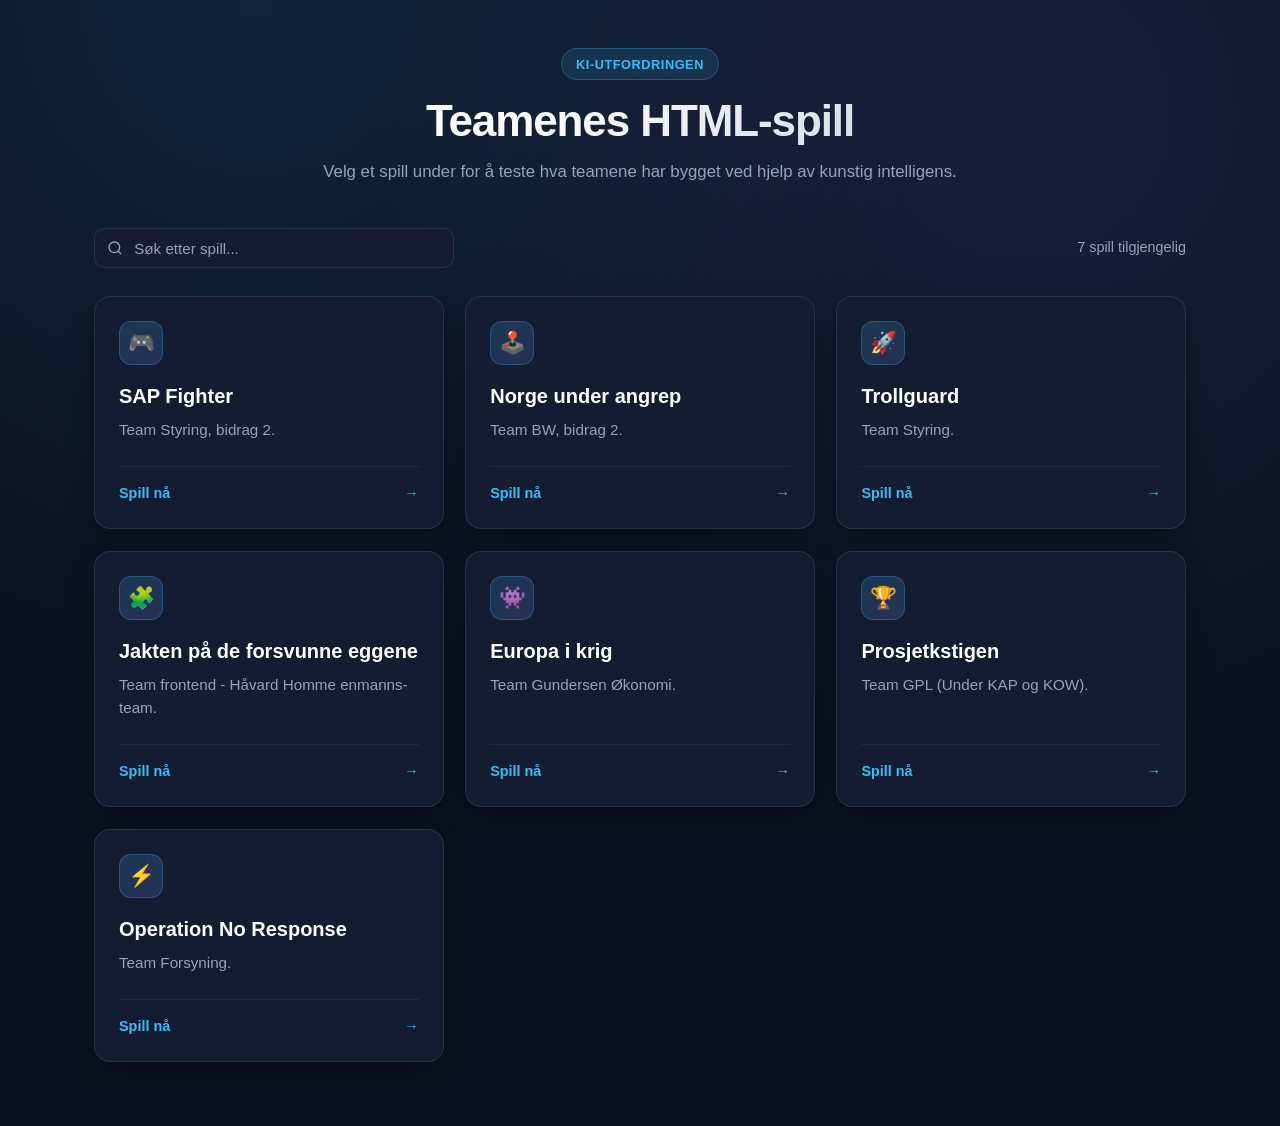
<file: kidriv/index.html>
<!DOCTYPE html>
<html lang="no">
<head>
  <meta charset="UTF-8">
  <meta name="viewport" content="width=device-width, initial-scale=1.0">
  <title>KI-spillutfordringen – Spilloversikt</title>
  <style>
    :root {
      --bg: #0b1120;
      --surface: #131c31;
      --surface-hover: #192540;
      --border: rgba(148, 163, 184, 0.16);
      --border-hover: rgba(56, 189, 248, 0.5);
      --text: #f1f5f9;
      --text-muted: #94a3b8;
      --accent: #38bdf8;
      --accent-secondary: #818cf8;
      --shadow: 0 12px 30px -10px rgba(0, 0, 0, 0.6);
    }

    * {
      box-sizing: border-box;
      margin: 0;
      padding: 0;
    }

    body {
      font-family: -apple-system, BlinkMacSystemFont, "Segoe UI", Roboto, Helvetica, Arial, sans-serif;
      background-color: var(--bg);
      background-image:
        radial-gradient(circle at 20% 0%, rgba(56, 189, 248, 0.12) 0%, transparent 45%),
        radial-gradient(circle at 80% 10%, rgba(129, 140, 248, 0.12) 0%, transparent 45%);
      color: var(--text);
      min-height: 100vh;
      line-height: 1.5;
      -webkit-font-smoothing: antialiased;
    }

    .container {
      max-width: 1140px;
      margin: 0 auto;
      padding: 3rem 1.5rem 4rem;
    }

    header {
      text-align: center;
      max-width: 680px;
      margin: 0 auto 2.75rem;
    }

    .badge {
      display: inline-flex;
      align-items: center;
      gap: 0.4rem;
      padding: 0.35rem 0.85rem;
      border-radius: 999px;
      background: rgba(56, 189, 248, 0.12);
      border: 1px solid rgba(56, 189, 248, 0.25);
      color: var(--accent);
      font-size: 0.8rem;
      font-weight: 600;
      letter-spacing: 0.04em;
      text-transform: uppercase;
      margin-bottom: 1rem;
    }

    h1 {
      font-size: clamp(1.9rem, 4vw, 2.75rem);
      font-weight: 800;
      letter-spacing: -0.025em;
      line-height: 1.15;
      margin-bottom: 0.75rem;
      background: linear-gradient(135deg, #ffffff 30%, #cbd5e1 100%);
      -webkit-background-clip: text;
      -webkit-text-fill-color: transparent;
    }

    .subtitle {
      color: var(--text-muted);
      font-size: 1.05rem;
    }

    .toolbar {
      display: flex;
      flex-wrap: wrap;
      justify-content: space-between;
      align-items: center;
      gap: 1rem;
      margin-bottom: 1.75rem;
    }

    .search-box {
      position: relative;
      flex: 1 1 260px;
      max-width: 360px;
    }

    .search-box input {
      width: 100%;
      padding: 0.65rem 1rem 0.65rem 2.45rem;
      border-radius: 10px;
      border: 1px solid var(--border);
      background: var(--surface);
      color: var(--text);
      font-size: 0.95rem;
      outline: none;
      transition: border-color 0.2s, box-shadow 0.2s;
    }

    .search-box input::placeholder {
      color: var(--text-muted);
    }

    .search-box input:focus {
      border-color: var(--accent);
      box-shadow: 0 0 0 3px rgba(56, 189, 248, 0.15);
    }

    .search-icon {
      position: absolute;
      left: 0.8rem;
      top: 50%;
      transform: translateY(-50%);
      width: 16px;
      height: 16px;
      color: var(--text-muted);
      pointer-events: none;
    }

    .count {
      color: var(--text-muted);
      font-size: 0.9rem;
      font-weight: 500;
    }

    .grid {
      display: grid;
      grid-template-columns: repeat(auto-fill, minmax(300px, 1fr));
      gap: 1.35rem;
    }

    .card {
      display: flex;
      flex-direction: column;
      justify-content: space-between;
      text-decoration: none;
      color: inherit;
      background: var(--surface);
      border: 1px solid var(--border);
      border-radius: 16px;
      padding: 1.5rem;
      box-shadow: var(--shadow);
      transition: transform 0.2s ease, border-color 0.2s ease, background-color 0.2s ease;
    }

    .card:hover,
    .card:focus-visible {
      transform: translateY(-4px);
      background: var(--surface-hover);
      border-color: var(--border-hover);
      outline: none;
    }

    .card-top {
      display: flex;
      align-items: flex-start;
      justify-content: space-between;
      gap: 1rem;
      margin-bottom: 1rem;
    }

    .icon-box {
      width: 44px;
      height: 44px;
      border-radius: 12px;
      display: grid;
      place-items: center;
      font-size: 1.35rem;
      background: linear-gradient(135deg, rgba(56, 189, 248, 0.18), rgba(129, 140, 248, 0.18));
      border: 1px solid rgba(56, 189, 248, 0.25);
      color: var(--accent);
      flex-shrink: 0;
    }

    .team-tag {
      font-size: 0.78rem;
      font-weight: 600;
      color: var(--text-muted);
      background: rgba(15, 23, 42, 0.6);
      border: 1px solid var(--border);
      padding: 0.25rem 0.65rem;
      border-radius: 999px;
    }

    .card h2 {
      font-size: 1.25rem;
      font-weight: 700;
      margin-bottom: 0.5rem;
      color: #ffffff;
    }

    .card p {
      color: var(--text-muted);
      font-size: 0.95rem;
      margin-bottom: 1.5rem;
    }

    .card-footer {
      display: flex;
      align-items: center;
      justify-content: space-between;
      padding-top: 1rem;
      border-top: 1px solid rgba(148, 163, 184, 0.1);
      font-size: 0.9rem;
      font-weight: 600;
      color: var(--accent);
    }

    .arrow {
      transition: transform 0.2s ease;
    }

    .card:hover .arrow {
      transform: translateX(4px);
    }

    .empty-state,
    .error-banner {
      text-align: center;
      padding: 2.5rem 1.5rem;
      border-radius: 14px;
      background: var(--surface);
      border: 1px solid var(--border);
      color: var(--text-muted);
    }

    .error-banner {
      border-color: rgba(248, 113, 113, 0.45);
      color: #fca5a5;
      margin-bottom: 1.5rem;
      text-align: left;
    }
  </style>
</head>
<body>
  <div class="container">
    <header>
      <div class="badge">KI-utfordringen</div>
      <h1>Teamenes HTML-spill</h1>
      <p class="subtitle">
        Velg et spill under for å teste hva teamene har bygget ved hjelp av kunstig intelligens.
      </p>
    </header>

    <div id="error-container"></div>

    <div class="toolbar">
      <div class="search-box">
        <svg class="search-icon" viewBox="0 0 24 24" fill="none" stroke="currentColor" stroke-width="2">
          <circle cx="11" cy="11" r="8"></circle>
          <line x1="21" y1="21" x2="16.65" y2="16.65"></line>
        </svg>
        <input type="search" id="search-input" placeholder="Søk etter spill..." aria-label="Søk etter spill">
      </div>
      <div class="count" id="game-count"></div>
    </div>

    <main id="games-grid" class="grid" aria-live="polite"></main>
  </div>

  <!-- =====================================================================
       LEGG INN NYE SPILL HER (gyldig JSON-format)
       Obligatoriske felt:
         - "folder": Navn på undermappen på webserveren (f.eks. "romskip")
         - "title":  Tittel på spillet
         - "description": Kort beskrivelse av spillet

       Valgfrie felt (kan utelates):
         - "team": Navn på teamet som laget spillet
         - "icon": En valgfri emoji som vises på kortet
       ===================================================================== -->
  <script id="games-data" type="application/json">
  [
    {
      "folder": "sapfighter",
      "title": "SAP Fighter",
      "description": "Team Styring, bidrag 2."
    },
    {
      "folder": "norgeunderangrep",
      "title": "Norge under angrep",
      "description": "Team BW, bidrag 2."
    },
    {
      "folder": "trollguard",
      "title": "Trollguard",
      "description": "Team Styring."
    },
    {
      "folder": "eggjakt",
      "title": "Jakten på de forsvunne eggene",
      "description": "Team frontend - Håvard Homme enmanns-team."
    },
    {
      "folder": "europakrig",
      "title": "Europa i krig",
      "description": "Team Gundersen Økonomi."
    },
    {
      "folder": "Prosjetkstigen",
      "title": "Prosjetkstigen",
      "description": "Team GPL (Under KAP og KOW)."
    },
    {
      "folder": "noresponse",
      "title": "Operation No Response",
      "description": "Team Forsyning."
    }
  ]
  </script>

  <script>
    const gridEl = document.getElementById("games-grid");
    const countEl = document.getElementById("game-count");
    const searchInput = document.getElementById("search-input");
    const errorContainer = document.getElementById("error-container");

    const defaultIcons = ["🎮", "🕹️", "🚀", "🧩", "👾", "🏆", "⚡", "🎲"];

    function escapeHtml(str) {
      return String(str ?? "")
        .replace(/&/g, "&amp;")
        .replace(/</g, "&lt;")
        .replace(/>/g, "&gt;")
        .replace(/"/g, "&quot;")
        .replace(/'/g, "&#039;");
    }

    function buildGameUrl(folder) {
      const cleaned = String(folder ?? "").trim().replace(/^\/+|\/+$/g, "");
      if (!cleaned) return "#";
      if (cleaned.toLowerCase().endsWith(".html")) {
        return `./${cleaned}`;
      }
      return `./${cleaned}/`;
    }

    function loadGames() {
      const rawJson = document.getElementById("games-data").textContent;
      try {
        const parsed = JSON.parse(rawJson);
        if (!Array.isArray(parsed)) {
          throw new Error("JSON-dataene må være en liste ([ ... ]).");
        }
        return parsed;
      } catch (err) {
        errorContainer.innerHTML = `
          <div class="error-banner">
            <strong>Feil i JSON-listen:</strong> Sjekk at alle objekter har doble anførselstegn og komma mellom hvert spill (men ikke etter det siste spillet).<br>
            <small>${escapeHtml(err.message)}</small>
          </div>
        `;
        return [];
      }
    }

    const allGames = loadGames();

    function renderGames(filterText = "") {
      const query = filterText.trim().toLowerCase();
      const filtered = allGames.filter((game) => {
        const haystack = `${game.title ?? ""} ${game.description ?? ""} ${game.team ?? ""} ${game.folder ?? ""}`.toLowerCase();
        return haystack.includes(query);
      });

      countEl.textContent = filtered.length === 1
        ? "1 spill tilgjengelig"
        : `${filtered.length} spill tilgjengelig`;

      if (filtered.length === 0) {
        gridEl.innerHTML = `<div class="empty-state" style="grid-column: 1 / -1;">Ingen spill matchet søket ditt.</div>`;
        return;
      }

      gridEl.innerHTML = filtered.map((game, index) => {
        const icon = game.icon || defaultIcons[index % defaultIcons.length];
        const teamHtml = game.team ? `<span class="team-tag">${escapeHtml(game.team)}</span>` : "";
        const href = buildGameUrl(game.folder);

        return `
          <a class="card" href="${escapeHtml(href)}">
            <div>
              <div class="card-top">
                <div class="icon-box" aria-hidden="true">${escapeHtml(icon)}</div>
                ${teamHtml}
              </div>
              <h2>${escapeHtml(game.title || "Uten tittel")}</h2>
              <p>${escapeHtml(game.description || "")}</p>
            </div>
            <div class="card-footer">
              <span>Spill nå</span>
              <span class="arrow" aria-hidden="true">&rarr;</span>
            </div>
          </a>
        `;
      }).join("");
    }

    searchInput.addEventListener("input", (e) => {
      renderGames(e.target.value);
    });

    renderGames();
  </script>
</body>
</html>
</file>
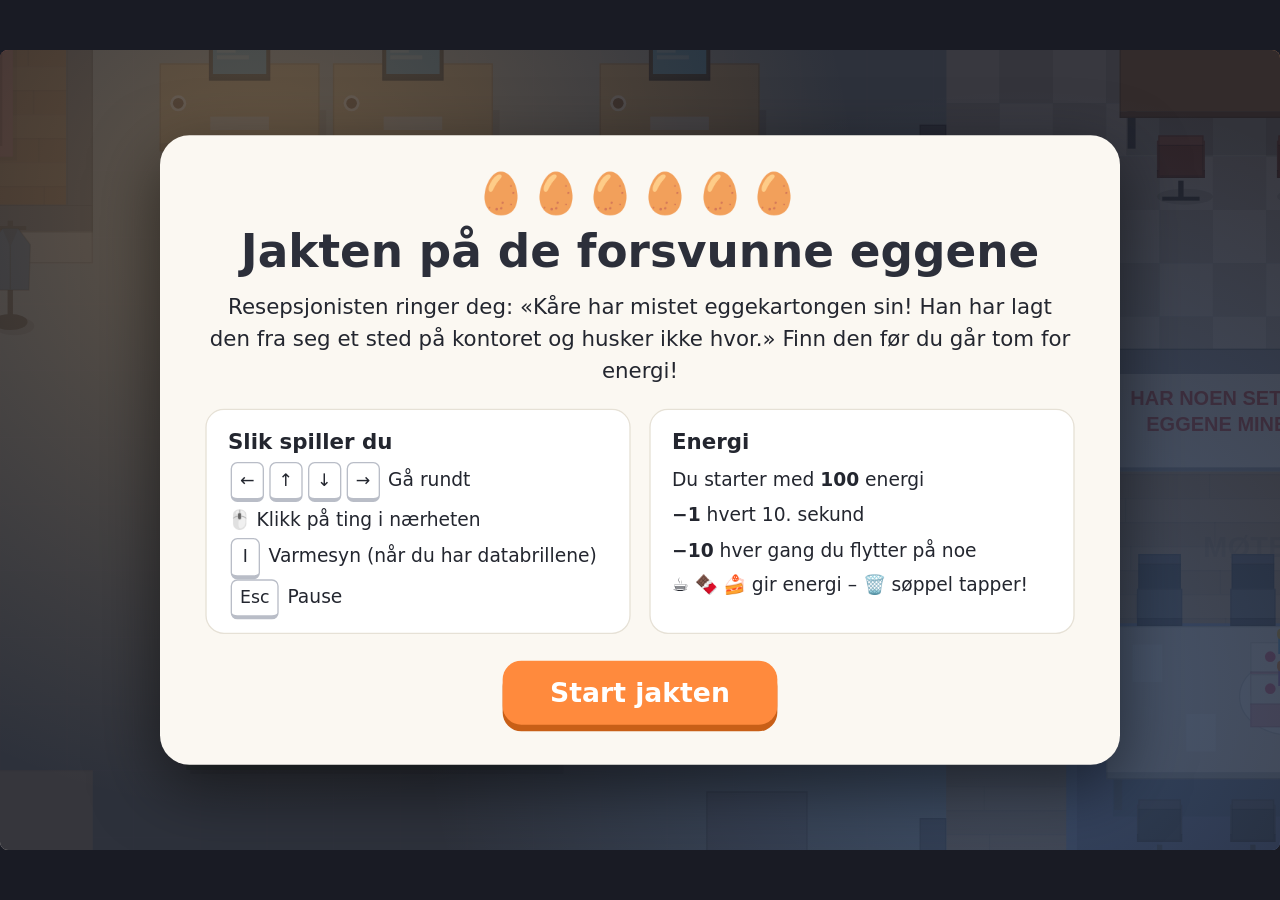
<file: kidriv/eggjakt/index.html>
<!DOCTYPE html>
<html lang="no">
<head>
  <meta charset="UTF-8">
  <meta name="viewport" content="width=device-width, initial-scale=1.0">
  <title>Jakten på de forsvunne eggene</title>
  <link rel="stylesheet" href="style.css">
  <link rel="stylesheet" href="fight.css">
</head>
<body>
  <div id="stage">
    <canvas id="game"></canvas>

    <!-- HUD -->
    <div id="hud" class="hidden">
      <div id="energyBox">
        <span class="hud-label">⚡ Energi</span>
        <div id="energyBar"><div id="energyFill"></div></div>
        <span id="energyVal">100</span>
      </div>
      <div id="hudRight">
        <span id="status"></span>
        <span id="timer">00:00</span>
      </div>
    </div>
    <div id="inventory" class="hidden"></div>
    <div id="toast"></div>
    <div id="tooltip"></div>
    <div id="vignette"></div>

    <!-- Nærbilde -->
    <div id="closeup" class="hidden">
      <div class="cu-panel">
        <h2 id="cuTitle"></h2>
        <canvas id="cuCanvas"></canvas>
        <p id="cuText"></p>
        <div id="cuButtons"></div>
      </div>
    </div>

    <!-- Startskjerm -->
    <div id="screenStart" class="screen">
      <div class="screen-card">
        <div class="egg-row">🥚🥚🥚🥚🥚🥚</div>
        <h1>Jakten på de forsvunne eggene</h1>
        <p class="lead">Resepsjonisten ringer deg: «Kåre har mistet eggekartongen sin!
          Han har lagt den fra seg et sted på kontoret og husker ikke hvor.» Finn den før du går tom for energi!</p>
        <div class="rules">
          <div>
            <h3>Slik spiller du</h3>
            <ul>
              <li><kbd>←</kbd><kbd>↑</kbd><kbd>↓</kbd><kbd>→</kbd> Gå rundt</li>
              <li>🖱️ Klikk på ting i nærheten</li>
              <li><kbd>I</kbd> Varmesyn (når du har databrillene)</li>
              <li><kbd>Esc</kbd> Pause</li>
            </ul>
          </div>
          <div>
            <h3>Energi</h3>
            <ul>
              <li>Du starter med <b>100</b> energi</li>
              <li><b>−1</b> hvert 10. sekund</li>
              <li><b>−10</b> hver gang du flytter på noe</li>
              <li>☕ 🍫 🍰 gir energi – 🗑️ søppel tapper!</li>
            </ul>
          </div>
        </div>
        <button id="startBtn" class="big-btn">Start jakten</button>
      </div>
    </div>

    <!-- Pause -->
    <div id="screenPause" class="screen hidden">
      <div class="screen-card small">
        <h1>Pause</h1>
        <p>Eggene venter. Trykk <kbd>Esc</kbd> eller knappen for å fortsette.</p>
        <button id="resumeBtn" class="big-btn">Fortsett</button>
      </div>
    </div>

    <!-- Slutt -->
    <div id="screenEnd" class="screen hidden">
      <div class="screen-card small">
        <div id="endIcon" class="egg-row"></div>
        <h1 id="endTitle"></h1>
        <p id="endText"></p>
        <div id="endStats"></div>
        <button id="againBtn" class="big-btn">Spill igjen</button>
      </div>
    </div>
  </div>

  <script src="audio.js"></script>
  <script src="world.js"></script>
  <script src="draw.js"></script>
  <script src="items.js"></script>
  <script src="closeup.js"></script>
  <script src="fight.js"></script>
  <script src="colleagues.js"></script>
  <script src="main.js"></script>
</body>
</html>
</file>
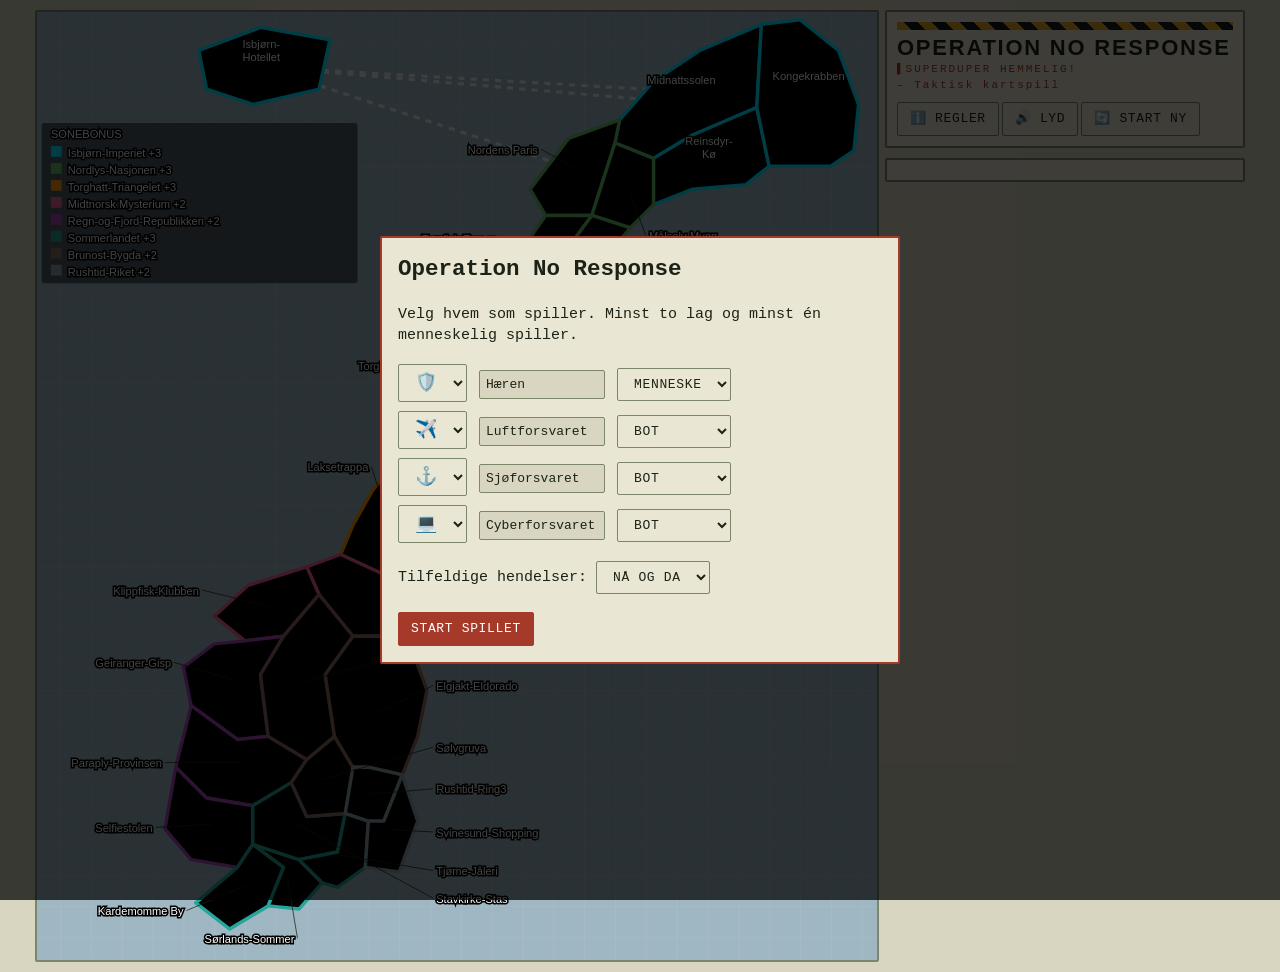
<file: kidriv/noresponse/index.html>
<!DOCTYPE html><html lang="no"><head><meta charset="utf-8"><meta name="viewport" content="width=device-width,initial-scale=1,viewport-fit=cover"><title>Operation No Response</title>
<style>
:root{--bg:#d8d5c0;--pn:#e9e6d4;--tx:#1c2316;--mu:#4e5a42;--sea:#9fb7c3;--ln:#1c2316;--bd:#7b866a;--ac:#a63a2a;box-sizing:border-box;padding-top:env(safe-area-inset-top,0px);padding-bottom:env(safe-area-inset-bottom,0px)}
@media(prefers-color-scheme:dark){:root:not([data-theme=light]){--bg:#11160f;--pn:#1b2218;--tx:#d9e0c8;--mu:#8e9c7a;--sea:#0b1b26;--ln:#05080a;--bd:#46543a;--ac:#c0432e}}
:root[data-theme=dark]{--bg:#11160f;--pn:#1b2218;--tx:#d9e0c8;--mu:#8e9c7a;--sea:#0b1b26;--ln:#05080a;--bd:#46543a;--ac:#c0432e}
html,body{height:100%}body{margin:0;font:15px/1.4 ui-monospace,"Courier New",monospace;background:var(--bg);color:var(--tx)}
#app{display:grid;grid-template-columns:minmax(0,840px) 360px;gap:10px;padding:10px;max-width:1240px;margin:auto;justify-content:center}
@media(max-width:820px){#app{grid-template-columns:1fr}#sd{position:static!important;max-height:none!important}}
.pn{background:var(--pn);border:1px solid var(--bd);border-radius:10px;padding:10px;margin-bottom:10px}
#map{width:100%;background:var(--sea);border-radius:10px;display:block}
.t{stroke:var(--z,var(--ln));stroke-width:2.2;stroke-linejoin:round;cursor:pointer;transition:filter .2s}.t:hover{filter:brightness(1.18)}
.t.sel{stroke:#fff;stroke-width:3.4}.t.tg{stroke:#ff0;stroke-width:3;stroke-dasharray:7 4}
text{pointer-events:none;text-anchor:middle;font-family:"Arial Narrow",Arial,sans-serif,serif}
.n{font:bold 14px "Arial Narrow",Arial,sans-serif;fill:#fff;stroke:#000;stroke-width:3;paint-order:stroke}
.l{font:7.2px "Arial Narrow",Arial,sans-serif;fill:#fff;stroke:#000;stroke-width:2;paint-order:stroke}
button,select{font:inherit;padding:7px 12px;margin:3px 3px 0 0;border-radius:8px;border:1px solid var(--bd);background:var(--pn);color:var(--tx);cursor:pointer}
button.p{background:var(--ac);color:#fff;border-color:var(--ac)}button:focus-visible,select:focus-visible{outline:3px solid #4a90e2}
.pr{border-left:6px solid;padding:4px 8px;margin:4px 0;border-radius:4px;background:var(--bg);font-size:14px}.pr.on{outline:2px solid var(--tx)}.pr.dead{opacity:.35}
.sm{font-size:12.5px;color:var(--mu)}
.mod{position:fixed;inset:0;background:#000b;display:none;place-items:center;z-index:9}.mod.on{display:grid}
.box{background:var(--pn);padding:16px;border-radius:12px;max-width:520px;width:92%;max-height:88vh;overflow:auto;box-sizing:border-box}
.d{display:inline-grid;place-items:center;width:46px;height:46px;border-radius:9px;color:#fff;text-shadow:0 0 3px #000;font:bold 26px "Arial Narrow",Arial,sans-serif;margin:4px;border:2px solid #fff;animation:rl .14s infinite}
.d.f{animation:none;transform:none}@keyframes rl{50%{transform:rotate(28deg) translateY(-6px) scale(1.12)}}
#tr{animation:up 1s cubic-bezier(.2,1.5,.4,1)}@keyframes up{from{transform:translateY(130%)}}
@media(prefers-reduced-motion:reduce){.d{animation:none}#tr{animation:none}}
#bn{position:fixed;top:calc(8px + env(safe-area-inset-top,0px));left:50%;transform:translateX(-50%);background:#000d;color:#fff;padding:10px 16px;border-radius:10px;z-index:8;max-width:90%;display:none;text-align:center;font-size:16px;}#bn.on{display:block}.ef text{font-size:16px;animation:fl .35s infinite alternate}@keyframes fl{to{transform:translateY(-3px)}}.ttl{font:bold 24px/1.1 Impact,"Arial Narrow",sans-serif;letter-spacing:.14em;text-transform:uppercase;margin:6px 0 2px}.tag{font-size:11px;letter-spacing:.18em;color:var(--ac);margin-bottom:6px}
.hz{height:8px;background:repeating-linear-gradient(45deg,#d9a521 0 10px,#15191a 10px 20px)}
.pn,.box{border-radius:2px;border-width:2px}.box{border:2px solid var(--ac)}#map{border-radius:2px;border:2px solid var(--bd)}
button,select,input{border-radius:2px;font-family:inherit;font-size:13px}button,select{text-transform:uppercase;letter-spacing:.05em}input{padding:6px;margin:0 3px 0 0;border:1px solid var(--bd);background:var(--bg);color:var(--tx)}.pr{border-radius:0}
#bn{background:#10140f;border:2px solid #d9a521;border-radius:2px;width:min(520px,92%);padding:14px;pointer-events:auto}#bn button{margin-top:10px}
.sh{animation:qk .1s 12}@keyframes qk{25%{transform:translate(2px,1px)}75%{transform:translate(-2px,-1px)}}
.ttl{font-size:22px;letter-spacing:.08em;white-space:nowrap}.bw{width:calc(50% - 6px);box-sizing:border-box;margin:3px 3px 0 0;padding:7px 4px}
.adem{font-size:64px;animation:adb .8s infinite alternate}@keyframes adb{to{transform:translateY(-10px) rotate(8deg) scale(1.12)}}
#adb{animation:fb .7s infinite alternate}@keyframes fb{to{border-color:#d9a521}}
.tg{position:absolute;top:0;left:0;background:#d9a521;color:#000;font-size:11px;padding:2px 8px;letter-spacing:.2em}.x{position:absolute;top:6px;right:6px;margin:0;padding:4px 9px}
.pb{height:5px;background:var(--bd);margin-top:10px}.pb i{display:block;height:100%;background:var(--ac);width:100%;animation:adp 10s linear forwards}@keyframes adp{to{width:0}}
@media(prefers-reduced-motion:reduce){.adem,#adb,.pb i{animation:none}}
#adb{cursor:pointer}
.zr:hover{fill:rgba(255,255,255,.18)}.t.zh{stroke:#fff;stroke-width:3.6;filter:brightness(1.25);animation:zp .6s infinite alternate}@keyframes zp{to{stroke-width:5.5}}.zd .t:not(.zh){opacity:.3}@media(prefers-reduced-motion:reduce){.t.zh{animation:none}}
</style></head><body>
<div id="app"><div><svg id="map" viewBox="-75 0 545 615"></svg></div>
<div id="sd" style="position:sticky;top:8px;align-self:start;max-height:96vh;overflow:auto"><div class="pn"><div class="hz"></div><div class="ttl">Operation No Response</div><div class="tag">▌SUPERDUPER HEMMELIG!<br>– Taktisk kartspill</div><button id="ib">ℹ️ Regler</button><button id="mb">🔊 Lyd</button><button id="nb">🔄 Start ny</button></div><div class="pn" id="pn"></div></div></div>

<div id="bn"></div><div class="mod on" id="su"><div class="box"><h2 style="margin-top:0">Operation No Response</h2><p>Velg hvem som spiller. Minst to lag og minst én menneskelig spiller.</p><div id="sr"></div><p>Tilfeldige hendelser: <select id="fq"><option value="0">Hver tur<option value="1" selected>Nå og da<option value="2">Sjeldent</select></p><p id="sm" style="color:var(--ac)"></p><button class="p" id="go">Start spillet</button></div></div>
<div class="mod" id="rs"><div class="box"><h3 style="margin-top:0">Hvem starter?</h3><div id="rt"></div><p id="rm"></p><button class="p" id="rb">Start operasjonen</button></div></div>
<div class="mod" id="cf"><div class="box"><p id="cq" style="font-size:17px"></p><button class="p" id="cy">Ja</button><button id="cn">Nei</button></div></div>
<div class="mod" id="ad"><div class="box" id="adb" style="text-align:center;position:relative"><div class="tg">ANNONSE</div><button class="x" id="adx" aria-label="Lukk">✕</button><div id="ade" class="adem"></div><h3 id="adh" style="margin:4px 0"></h3><p id="adt"></p><button class="p" id="adk"></button><div class="sm" id="ads" style="margin-top:8px"></div></div></div>
<div class="mod" id="inf"><div class="box"><div id="it"></div><button class="p" onclick="$('#inf').classList.remove('on')">Lukk</button></div></div>
<div class="mod" id="bt"><div class="box"><h3 id="bh" style="margin-top:0;text-align:center"></h3><div id="bc" style="display:flex;justify-content:space-between;font-weight:bold;margin:6px 0"></div><canvas id="cv" width="480" height="200" style="width:100%;border-radius:8px"></canvas><div id="dc" style="display:flex;justify-content:space-between"></div><p id="br" style="text-align:center;font-weight:bold;min-height:1.4em"></p><div id="bb" style="text-align:center"></div></div></div>
<div class="mod" id="wn"><div class="box" style="text-align:center;overflow:hidden"><svg id="tr" viewBox="0 0 200 200" width="200" height="200"><ellipse cx="100" cy="165" rx="62" ry="45" fill="#6b7f5a"/><ellipse cx="48" cy="85" rx="16" ry="22" fill="#6b7f5a"/><ellipse cx="152" cy="85" rx="16" ry="22" fill="#6b7f5a"/><circle cx="100" cy="88" r="48" fill="#7d9468"/><polygon points="52,62 100,2 148,62" fill="#c8102e"/><rect x="50" y="58" width="100" height="10" rx="5" fill="#fff"/><circle cx="100" cy="4" r="7" fill="#fff"/><ellipse cx="100" cy="102" rx="15" ry="21" fill="#93aa78"/><circle cx="82" cy="80" r="10" fill="#fff"/><circle cx="118" cy="80" r="10" fill="#fff"/><circle cx="84" cy="82" r="4" fill="#000"/><circle cx="116" cy="82" r="4" fill="#000"/><path d="M68 70l26 6M132 70l-26 6" stroke="#2c3a22" stroke-width="4"/><path d="M72 128q28 22 56 0" fill="#3a1010" stroke="#2c3a22" stroke-width="3"/><path d="M84 134v8h8v-6M108 136v6h8v-8" fill="#fff"/></svg>
<h2 id="wt"></h2><p id="wq"></p><button class="p" onclick="$('#wn').classList.remove('on');$('#su').classList.add('on')">Spill igjen</button></div></div>

<script>
const $=s=>document.querySelector(s),sl=ms=>new Promise(r=>setTimeout(r,ms));
const N=["Isbjørn-Hotellet","Midnattssolen","Reinsdyr-Kø","Kongekrabben","Nordens Paris","Målselv-Mygg","Tørrfisk-Tronen","Malmtoget","Torghatt-Hullet","Saltstraumen-Boblebad","Laksetrappa","Snåsamannens Hage","Trønder-Tolken","Klippfisk-Klubben","Geiranger-Gisp","Paraply-Provinsen","Selfiestolen","Kardemomme By","Sørlands-Sommer","Stavkirke-Stas","Tjøme-Jåleri","Sølvgruva","Geitost-Dalen","Elgjakt-Eldorado","Rushtid-Ring3","Svinesund-Shopping"];
const P=["30,25 70,10 115,18 108,50 65,60 35,50","303,70 325,45 355,25 395,8 392,62 350,80 325,95 300,85","325,95 350,80 392,62 400,100 385,112 350,115 325,125","395,8 420,5 445,25 458,60 455,90 440,100 400,100 392,62","303,70 270,82 245,115 255,132 285,132 300,85","300,85 325,95 325,125 310,140 285,132","255,132 232,165 212,200 232,205 257,170 285,132","285,132 257,170 232,205 250,210 280,175 310,140","212,200 232,205 214,240 190,268 182,295 158,292 172,262 195,232","232,205 250,210 225,248 207,272 205,295 182,295 190,268 214,240","158,292 182,295 176,325 160,358 150,365 122,352 130,333 143,310","182,295 205,295 212,318 190,335 170,350 160,358 176,325","122,352 150,365 160,358 170,350 190,335 175,380 165,405 130,405 108,378 100,360","100,360 108,378 85,405 60,408 40,392 62,372","85,405 70,430 75,470 55,472 25,450 20,425 40,410 60,408","75,470 100,485 90,500 65,515 35,510 15,490 25,450 55,472","35,510 65,515 65,540 55,555 25,550 8,530 15,490","55,555 65,540 85,555 75,580 50,595 28,578","65,540 95,550 110,565 95,582 75,580 85,555","90,500 100,522 125,520 120,545 95,550 65,540 65,515","125,520 140,525 138,555 120,568 110,565 95,550 120,545","100,485 118,470 130,490 125,520 100,522 90,500","108,378 130,405 112,430 118,470 100,485 75,470 70,430 85,405","130,405 165,405 178,440 172,470 162,495 140,490 130,490 118,470 112,430","130,490 140,490 162,495 150,525 140,525 125,520","162,495 172,525 160,558 138,555 140,525 150,525"];
const E=[[0,1],[0,3],[0,4],[1,2],[1,3],[1,4],[1,5],[2,3],[2,5],[4,5],[4,6],[5,7],[6,7],[6,8],[7,9],[8,9],[8,10],[9,11],[10,11],[10,12],[11,12],[12,13],[12,22],[12,23],[13,14],[13,22],[14,15],[14,22],[15,16],[15,19],[15,21],[15,22],[16,17],[16,19],[17,18],[18,19],[18,20],[19,20],[19,21],[20,24],[20,25],[21,22],[21,23],[21,24],[22,23],[23,24],[24,25]];
const Z=[["Arktis",[0,1,2,3],3,"#00e5ff","Isbjørn-Imperiet"],["Troms og Ofoten",[4,5,6,7],3,"#66bb6a","Nordlys-Nasjonen"],["Helgeland og Namdalen",[8,9,10,11],3,"#ff9800","Torghatt-Triangelet"],["Midt-Norge",[12,13],2,"#f06292","Midtnorsk Mysterium"],["Vestlandet",[14,15,16],2,"#ab47bc","Regn-og-Fjord-Republikken"],["Sørlandet",[17,18,19,20],3,"#26a69a","Sommerlandet"],["Innlandet",[21,22,23],2,"#8d6e63","Brunost-Bygda"],["Oslofjorden",[24,25],2,"#90a4ae","Rushtid-Riket"]];
const zc=i=>Z.find(z=>z[1].includes(i))[3],co=i=>![2,5,7,9,11,21,22,23].includes(i);
const adj=N.map((_,i)=>E.filter(e=>e.includes(i)).map(e=>e[0]==i?e[1]:e[0]));
const IC=["🛡️","⚔️","🎖️","🚀","✈️","🚁","⚓","🚢","💻","🛰️","🎯","💣","🔰","⭐","🦅","🐺"];
const TM=[["Hæren","#8c8f3a","🛡️"],["Luftforsvaret","#58b4f0","✈️"],["Sjøforsvaret","#1f3b73","⚓"],["Cyberforsvaret","#d63fb4","💻"]],CN=["Pinnekjøtt","Lutefisk","Smalahove"],CE=["🍖","🐟","🐑"];
const cen=i=>{const q=P[i].split(" ").map(s=>s.split(",").map(Number));return[q.reduce((s,x)=>s+x[0],0)/q.length,q.reduce((s,x)=>s+x[1],0)/q.length]};
const svg=$("#map");let S,mute=false,ac;
svg.innerHTML='<g stroke="#fff" stroke-width="2" stroke-dasharray="4 4" opacity=".7">'+[[0,1],[0,3],[0,4]].map(([a,b])=>`<line x1="${cen(a)[0]}" y1="${cen(a)[1]}" x2="${cen(b)[0]}" y2="${cen(b)[1]}"/>`).join("")+"</g>"+P.map((p,i)=>`<polygon class="t" data-i="${i}" style="--z:${zc(i)}" points="${p}"/>`).join("")+N.map((n,i)=>{const c=cen(i);return`<text class="n" id="n${i}" x="${c[0]}" y="${c[1]+(i<4?10:5)}"></text>`}).join("");
const zn=z=>z[4];
const LB={4:[250,92],6:[224,150],8:[180,232],10:[140,298],13:[30,378],14:[12,425],15:[6,490],16:[0,532],17:[20,586],18:[92,604],5:[322,148,1],7:[292,172,1],9:[246,250,1],11:[220,322,1],12:[198,368,1],22:[184,415,1],23:[184,440,1],21:[184,480,1],24:[184,507,1],25:[184,535,1],20:[184,560,1],19:[184,578,1]};
svg.insertAdjacentHTML("beforeend",N.map((n,i)=>{const c=cen(i),b=LB[i];if(!b){const m=n.split(/(?<=[- ])/),k=Math.ceil(m.length/2),r=m.slice(k).join("");return`<text class="l" x="${c[0]}" y="${c[1]-12}"><tspan x="${c[0]}">${m.slice(0,k).join("")}</tspan>${r?`<tspan x="${c[0]}" dy="8">${r}</tspan>`:""}</text>`}
return`<polyline pointer-events="none" points="${c[0]},${c[1]} ${b[0]+(b[2]?-2:2)},${b[1]-3}" fill="none" stroke="var(--tx)" stroke-width=".6" opacity=".8"/><text class="l" style="text-anchor:${b[2]?"start":"end"}" x="${b[0]}" y="${b[1]}">${n}</text>`}).join("")+'<text id="kg" font-size="15" style="display:none">👑</text>');
svg.insertAdjacentHTML("afterbegin",'<defs><pattern id="gr" width="20" height="20" patternUnits="userSpaceOnUse"><path d="M20 0H0V20" fill="none" stroke="#fff" stroke-opacity=".08"/></pattern></defs><rect x="-75" y="0" width="545" height="615" fill="url(#gr)" pointer-events="none"/>');
svg.insertAdjacentHTML("beforeend",`<g pointer-events="none"><rect x="-72" y="72" width="205" height="${16+Z.length*11}" fill="#000" opacity=".5" rx="2"/><text x="-66" y="82" class="l" style="text-anchor:start">SONEBONUS</text>`+Z.map((z,k)=>`<rect x="-66" y="${87+k*11}" width="7" height="7" fill="${z[3]}"/><text class="l" style="text-anchor:start" x="-55" y="${94+k*11}">${z[4]} +${z[2]}</text><rect class="zr" data-z="${k}" x="-72" y="${85+k*11}" width="205" height="11" fill="transparent" pointer-events="all" style="cursor:help"/>`).join("")+"</g>"+N.map((_,i)=>{const c=cen(i);return`<text id="sk${i}" font-size="10" x="${c[0]+9}" y="${c[1]+4}" style="display:none">🤢</text>`}).join(""));
// lyd
const au=()=>ac||(ac=new(window.AudioContext||window.webkitAudioContext)());
function tn(f,d,ty,v,t0,f2){const a=au(),o=a.createOscillator(),g=a.createGain(),t=a.currentTime+(t0||0);o.type=ty;o.frequency.setValueAtTime(f,t);if(f2)o.frequency.exponentialRampToValueAtTime(f2,t+d);g.gain.setValueAtTime(v,t);g.gain.exponentialRampToValueAtTime(.001,t+d);o.connect(g).connect(a.destination);o.start(t);o.stop(t+d)}
function nz(d,v){const a=au(),n=a.sampleRate*d|0,b=a.createBuffer(1,n,a.sampleRate),x=b.getChannelData(0);for(let i=0;i<n;i++)x[i]=(Math.random()*2-1)*(1-i/n);const s=a.createBufferSource(),g=a.createGain(),f=a.createBiquadFilter();f.type="lowpass";f.frequency.value=900;g.gain.value=v;s.buffer=b;s.connect(f).connect(g).connect(a.destination);s.start()}
function sfx(n){if(mute)return;try{au().resume();
if(n=="boom"){nz(.5,.35);tn(90,.4,"sine",.3,0,30)}else if(n=="shoot"){nz(.12,.18);tn(500,.15,"sawtooth",.05,0,90)}
else if(n=="dice")for(let i=0;i<7;i++)tn(300+Math.random()*400,.05,"square",.05,i*.08);else if(n=="tick")tn(700,.05,"square",.04,0,500);else if(n=="conq"){tn(392,.15,"triangle",.2);tn(523,.15,"triangle",.2,.15);tn(659,.3,"triangle",.2,.3)}}catch(e){}}
function trudel(){if(mute)return;try{au().resume();const M=[[67,1],[71,1],[74,1],[79,2],[78,1],[79,1],[74,2],[71,1],[74,1],[76,1],[72,1],[76,1],[79,2],[74,1],[71,1],[67,3]],u=.2;let t=0;for(let r=0;r<2;r++)M.forEach(([m,d],i)=>{tn(440*2**((m-69)/12),d*u*.9,"triangle",.2,t);if(i%2==0)tn(98,u*.8,"sine",.15,t);t+=d*u})}catch(e){}}
$("#mb").onclick=()=>{mute=!mute;$("#mb").textContent=mute?"🔇 Lyd":"🔊 Lyd"};
$("#ib").onclick=()=>{$("#it").innerHTML=`<h3 style="margin-top:0">Spillregler</h3><p><b>Mål:</b> Erobre hele Norge og utslette motstanderne.</p><p><b>Start:</b> Alle kaster terning, og høyest starter. Rekkefølgen følger klokka. Deretter plasseres én brikke om gangen (16 hver), først på ledige områder, så på egne.</p><p><b>Din tur:</b><br>1. <b>Forsterk:</b> Du får antall områder ÷ 3 (minst 3) brikker, pluss sonebonus og eventuelt kortinnbytte.<br>2. <b>Angrip:</b> Velg eget område med minst 2 brikker, så et fiendtlig nabo-område. Angriper kaster 1–2 terninger (maks brikker minus 1), forsvarer 1–2. Høyeste mot høyeste, nest høyeste mot nest høyeste. Uavgjort går til forsvarer. Taperen mister én brikke per sammenligning. Faller siste forsvarer, erobrer du området og flytter inn like mange brikker som terninger. Etter hver kamp kan du velge Fortsett eller Avslutt.<br>3. <b>Flytt:</b> Flytt brikker til et nabo-område av ditt (1 per klikk), og avslutt turen.</p><p><b>Kongen 👑:</b> Eier du området der kongen er, får du +1 brikke ved turstart og en ekstra terning når du angriper eller forsvarer fra området.</p><p><b>Kort:</b> Erobrer du minst ett område får du ett kort ved turslutt. 3 like = 5 brikker, én av hver = 8. Med 5 kort må du veksle. Tar du ut en spiller overtar du kortene hans.</p><p><b>Soner</b> (bonus hvis du eier alle ved turstart – hold musen over en sone i sonebonus-vinduet på kartet for å se hvor den ligger):<br>${Z.map(z=>`${zn(z)} <b>+${z[2]}</b>: ${z[1].map(i=>N[i]).join(", ")}`).join("<br>")}</p><p><b>Tilfeldige hendelser</b> (hyppigheten velges før spillet): 👑 kongen flykter · 🤘 black metal (halvparten av troppene tapes) · 🚨 russisk ubåt bomber kysten · 🤢 dårlig fisk lammer et område en tur · 🌋 jordskjelv · 🔨 dugnad (+2) · 🐑 smalahovefest (kort) · 🦌 elg på veien (området kan ikke angripes på én runde) · ❄️ snøstorm (ingen angrep inn eller ut av et fjellområde) · 👹 trollet våkner · 🚢 Hurtigruten er forsinket (ingen grunnforsterkning) · ⛵ vikingskip flytter 1 brikke langs kysten · 🌌 nordlys-show (ingen angrep på én runde) · 🏃 overløper bytter side.</p><p class="sm">Av og til dukker det opp en tullete annonse. Den blir stående til du lukker den eller klikker på den og får et tullesvar.</p>`;$("#inf").classList.add("on")};
let zk=null;svg.addEventListener("pointerover",e=>{const z=e.target.dataset&&e.target.dataset.z,k=z==null?null:+z;if(k===zk)return;zk=k;svg.querySelectorAll(".t").forEach((el,i)=>el.classList.toggle("zh",k!=null&&Z[k][1].includes(i)));svg.classList.toggle("zd",k!=null)});
const ask=m=>new Promise(r=>{$("#cq").textContent=m;$("#cf").classList.add("on");$("#cy").onclick=()=>{$("#cf").classList.remove("on");r(true)};$("#cn").onclick=()=>{$("#cf").classList.remove("on");r(false)}});
$("#nb").onclick=async()=>{if(S&&!S.over&&!await ask("Er du sikker på at du vil starte et nytt spill?"))return;location.reload()};
// oppsett
$("#sr").innerHTML=TM.map((t,i)=>`<div style="margin:6px 0"><select id="ic${i}" style="font-size:18px">${IC.map(e=>`<option${e==t[2]?" selected":""}>${e}</option>`).join("")}</select> <input id="nm${i}" value="${t[0]}" maxlength="16" size="14"> <select id="s${i}"><option value="h"${i?"":" selected"}>Menneske<option value="b"${i?" selected":""}>Bot<option value="x">Av</select></div>`).join("");
async function rollStart(pl){const m=$("#rs");m.classList.add("on");$("#rb").style.display="none";$("#rm").textContent="";let c=pl.map((_,i)=>i);$("#rt").innerHTML=pl.map((q,i)=>`<div class="pr" style="border-color:${q.c}">${q.f} ${q.n}: <b id="rd${i}">–</b></div>`).join("");
while(c.length>1){sfx("dice");const iv=setInterval(()=>c.forEach(i=>$("#rd"+i).textContent=1+Math.random()*6|0),70);await sl(1100);clearInterval(iv);const v=c.map(()=>1+Math.random()*6|0);c.forEach((i,k)=>$("#rd"+i).textContent=v[k]);const mx=Math.max(...v);c=c.filter((_,k)=>v[k]==mx);if(c.length>1){$("#rm").textContent="Uavgjort! Kaster på nytt …";await sl(1300);$("#rm").textContent=""}}
const w=c[0];$("#rm").textContent=`${pl[w].n} starter, og rekkefølgen følger klokka.`;return new Promise(res=>{$("#rb").style.display="";$("#rb").onclick=()=>{m.classList.remove("on");res(pl.slice(w).concat(pl.slice(0,w)))}})}
$("#go").onclick=async()=>{const t=[0,1,2,3].filter(i=>$("#s"+i).value!="x");if(t.length<2||!t.some(i=>$("#s"+i).value=="h")){$("#sm").textContent="Velg minst to lag og minst én menneskelig spiller.";return}
$("#sm").textContent="";$("#su").classList.remove("on");const pl=await rollStart(t.map(i=>({n:($("#nm"+i).value.trim()||TM[i][0]).slice(0,16),c:TM[i][1],f:$("#ic"+i).value,h:$("#s"+i).value=="h",k:[]})));
S={pl,own:Array(26).fill(-1),arm:Array(26).fill(0),cur:0,ph:"setup",left:pl.map(()=>16),pool:0,sel:null,tg:null,conq:false,busy:false,over:false,sick:{},elg:{},storm:{},peace:0,slow:{},fq:+$("#fq").value,lg:["Utplassering: velg ledige områder først."]};render();flow()};
const lg=s=>{S.lg.unshift(s);S.lg.length=Math.min(S.lg.length,6)};
async function flow(){S.busy=true;render();while(S.ph=="setup"&&!S.pl[S.cur].h){await sl(220);bp()}if(S.ph=="setup")S.busy=false;render()}
function bp(){const p=S.cur,all=S.own.map((o,i)=>i),fr=all.filter(i=>S.own[i]==-1),cand=fr.length?fr:all.filter(i=>S.own[i]==p);let best=-9e9,bi;
cand.forEach(i=>{let sc=Math.random()*2;const z=Z.find(z=>z[1].includes(i)),ids=z[1],mine=ids.filter(k=>S.own[k]==p).length,opp=Math.max(0,...S.pl.map((_,q)=>q==p?0:ids.filter(k=>S.own[k]==q).length));
if(fr.length){if(mine&&!opp)sc+=mine*3+z[2];if(opp&&!mine)sc+=opp*3+z[2]*1.2+(opp>=ids.length-1?12:0);if(opp&&mine)sc-=2;sc+=adj[i].length*.3}
else{const en=adj[i].filter(j=>S.own[j]!=p);sc+=en.reduce((s,j)=>s+S.arm[j],0)*.8-S.arm[i]*1.5+(en.length?3:-6)+(mine==ids.length&&en.length?4:0)}
if(sc>best){best=sc;bi=i}});place(bi)}
function place(i){const p=S.cur;S.own[i]=p;S.arm[i]++;S.left[p]--;sfx("tick");if(S.left.every(x=>!x)){startTurn(0);return}do{S.cur=(S.cur+1)%S.pl.length}while(!S.left[S.cur]);render()}
const blk=(a,d)=>S.peace>0||S.elg[d]>0||S.storm[a]>0||S.storm[d]>0;
const cana=p=>S.own.some((o,a)=>o==p&&S.arm[a]>1&&!S.sick[a]&&adj[a].some(d=>S.own[d]!=p&&!blk(a,d)));
const gp=()=>[1,1+(Math.random()*3|0),4+(Math.random()*3|0)][S.fq];
async function startTurn(p){S.cur=p;S.ph="reinf";S.sel=S.tg=null;S.conq=false;S.att=S.okx=0;S.busy=true;render();
if(!S.started){S.started=1;S.nx=gp();S.adn=3+(Math.random()*4|0)}else{if(--S.nx<=0){S.nx=gp();await event()}if(--S.adn<=0){S.adn=4+(Math.random()*5|0);await ad()}}
const n=S.own.filter(o=>o==p).length;let b=S.slow[p]?0:Math.max(3,n/3|0),zb=[];S.slow[p]=0;Z.forEach(z=>{if(z[1].every(i=>S.own[i]==p)){b+=z[2];zb.push(zn(z)+" +"+z[2])}});if(S.king!=null&&S.own[S.king]==p){b++;zb.push("kongen +1")}
S.pool=b;S.busy=!S.pl[p].h;lg(`${S.pl[p].n} får ${b} brikker`+(zb.length?` (${zb.join(", ")})`:""));render();if(!S.pl[p].h)botTurn()}
const zv=(p,d)=>{let v=0;Z.forEach(z=>{if(!z[1].includes(d))return;if(z[1].filter(i=>S.own[i]==p).length==z[1].length-1)v+=z[2]*1.5;if(z[1].every(i=>S.own[i]==S.own[d]))v+=z[2]});return v};
function tr(p){const k=S.pl[p].k,c=[0,1,2].map(t=>k.filter(x=>x==t).length);if(c.every(x=>x))return{v:8,rm:[0,1,2]};const t=c.findIndex(x=>x>=3);return t>=0?{v:5,rm:[t,t,t]}:null}
function doTrade(p,t){const k=S.pl[p].k;t.rm.forEach(x=>k.splice(k.indexOf(x),1));S.pool+=t.v;lg(`${S.pl[p].n} veksler kort: +${t.v} brikker`)}
function endTurn(){const p=S.cur;Object.keys(S.elg).forEach(k=>S.elg[k]=Math.max(0,S.elg[k]-1));Object.keys(S.storm).forEach(k=>S.storm[k]=0);S.peace=Math.max(0,S.peace-1);S.own.forEach((o,i)=>{if(o==p)S.sick[i]=0});if(S.conq){S.pl[p].k.push(Math.random()*3|0);lg(`${S.pl[p].n} får et kort`)}let q=p;do{q=(q+1)%S.pl.length}while(!S.own.includes(q));startTurn(q)}
const rl=n=>Array.from({length:n},()=>1+Math.random()*6|0).sort((a,b)=>b-a);
async function attack(a,d,n){S.busy=true;S.att=1;const p=S.cur,q=S.own[d],nb=Math.min(n,S.arm[a]-1),na=nb+(S.king==a?1:0),nd=Math.min(2,S.arm[d])+(S.king==d?1:0),ad=rl(na),dd=rl(nd),rs=[];let la=0,ld=0;
for(let k=0;k<Math.min(na,nd);k++){rs.push(ad[k]>dd[k]);ad[k]>dd[k]?ld++:la++}
la=Math.min(la,S.arm[a]-1);ld=Math.min(ld,S.arm[d]);let cq=S.arm[d]-ld<=0;if(cq&&S.arm[a]-la<2){ld=S.arm[d]-1;cq=false}
await battle(a,d,ad,dd,S.pl[p].h,la,ld,cq,rs);
S.arm[a]-=la;S.arm[d]-=ld;lg(`${N[a]} → ${N[d]}: −${la} / −${ld}`);
if(cq){const mv=Math.min(nb,S.arm[a]-1);S.own[d]=p;S.arm[d]=mv;S.arm[a]-=mv;S.conq=true;S.sick[d]=0;sfx("conq");lg(`${S.pl[p].n} erobrer ${N[d]}!`);S.tg=null;
if(!S.own.includes(q)){S.pl[p].k.push(...S.pl[q].k);S.pl[q].k=[];lg(`${S.pl[q].n} er utslettet!`)}}
if(S.arm[a]<2)S.sel=S.tg=null;render();const won=S.own.every(o=>o==p),again=await bclose(S.pl[p].h&&!won,S.arm[a]>1&&!cq&&!won);
if(won){win(p);return}
if(again&&S.arm[a]>1&&S.own[d]!=p)return attack(a,d,n);
S.busy=!S.pl[S.cur].h;render()}
async function bclose(h,can){const m=$("#bt");if(!h){await sl(700);m.classList.remove("on");return false}
$("#bb").innerHTML=(can?'<button class="p" id="bgo">⚔ Fortsett angrep</button>':"")+'<button id="bst">Avslutt</button>';
return new Promise(res=>{const f=v=>{m.classList.remove("on");res(v)};$("#bst").onclick=()=>f(false);if(can)$("#bgo").onclick=()=>f(true)})}
async function battle(a,d,ad,dd,h,la,ld,cq,rs){const m=$("#bt"),ks=["tank","drone","missile"].concat(co(a)&&co(d)?["ship"]:[]),k=ks[0|Math.random()*ks.length],ca=S.pl[S.cur].c,cd=S.pl[S.own[d]].c;
$("#bh").textContent=`${N[a]} ⚔ ${N[d]}`+(S.king==a||S.king==d?" · 👑 kongen kaster en ekstra terning":"");$("#br").innerHTML="";$("#bb").innerHTML="";
$("#bc").innerHTML=`<span style="border-bottom:3px solid ${ca}">${S.pl[S.cur].f} ${S.pl[S.cur].n}: <b id="c0">${S.arm[a]}</b> styrker</span><span style="border-bottom:3px solid ${cd}">${S.pl[S.own[d]].f} ${S.pl[S.own[d]].n}: <b id="c1">${S.arm[d]}</b> styrker</span>`;const cl=(x,c,kg)=>"<div>"+x.map((_,i)=>`<span class="d" style="background:${c}${kg&&i==x.length-1?";border-color:gold":""}">?</span>`).join("")+"</div>";
$("#dc").innerHTML=cl(ad,ca,S.king==a)+cl(dd,cd,S.king==d);$("#dc").style.visibility="hidden";m.classList.add("on");
await fx(k,ca,cd,h?1:.6,rs);
$("#dc").style.visibility="visible";const es=[...$("#dc").querySelectorAll(".d")];[...ad,...dd].forEach((v,i)=>{es[i].textContent=v;es[i].classList.add("f")});$("#c0").textContent=S.arm[a]-la;$("#c1").textContent=S.arm[d]-ld;
const rd=v=>`<span style="color:${v?"#ff4136":"var(--mu)"}">−${v}</span>`;
$("#br").innerHTML=`Angriper ${rd(la)} · Forsvarer ${rd(ld)}`+(cq?'<div style="color:#ffb000">Området er erobret!</div>':"")}
function fx(k,ca,cd,sp,rs){return new Promise(res=>{const g=$("#cv").getContext("2d"),W=480,gy=k=="ship"?140:155,X=[],t0=performance.now(),D=({tank:500,drone:950,missile:850,ship:700})[k]*sp,T=(250+(rs.length-1)*700)*sp+D*1.7+400;let sw=-1e4;
const Pj=rs.map((w,i)=>({s:(250+i*700)*sp,w,ph:0,sg:0,sh:0,x0:k=="ship"?105:100,y0:k=="drone"?50:gy-18,x1:w?380:322,y1:gy-(w?18:44)-i*6,d:D}));
const f=now=>{const e=now-t0;g.fillStyle="#223a55";g.fillRect(0,0,W,gy);g.fillStyle=k=="ship"?"#1c6a94":"#3f5230";g.fillRect(0,gy,W,200-gy);g.fillStyle=ca;
if(k=="ship"){g.beginPath();g.moveTo(35,gy-6);g.lineTo(135,gy-6);g.lineTo(118,gy+12);g.lineTo(55,gy+12);g.fill();g.fillRect(60,gy-22,40,16);g.fillRect(100,gy-18,32,4)}else{g.fillRect(45,gy-14,60,14);g.fillRect(58,gy-26,30,12);g.fillRect(88,gy-22,32,4)}
g.fillStyle=cd;[[355,40],[390,55],[425,32]].forEach(([x,h])=>g.fillRect(x,gy-h,28,h));
const a=.35-(e-sw<420?1.7*Math.sin(Math.PI*(e-sw)/420):0);g.save();g.globalAlpha=e-sw<520?1:0;g.translate(330,gy-4);g.rotate(a);g.strokeStyle="#fff";g.lineWidth=3;g.beginPath();g.moveTo(0,0);g.lineTo(0,-30);g.stroke();g.beginPath();g.ellipse(0,-50,14,20,0,0,7);g.fillStyle="rgba(255,255,255,.2)";g.fill();g.stroke();g.lineWidth=1;g.beginPath();g.moveTo(-14,-50);g.lineTo(14,-50);g.moveTo(0,-70);g.lineTo(0,-30);g.stroke();g.restore();
Pj.forEach(p=>{if(e<p.s||p.done)return;if(!p.sh){p.sh=1;if(k!="drone")sfx("shoot")}const t=Math.min(1,(e-p.s)/p.d),x=p.x0+(p.x1-p.x0)*t,y=p.y0+(p.y1-p.y0)*t-({tank:14,drone:-18,missile:90,ship:70})[k]*Math.sin(Math.PI*t);
if(!p.w&&!p.ph&&!p.sg&&t>=Math.max(0,1-210/p.d)){p.sg=1;sw=e}
if(k=="drone"){g.fillStyle=p.ph?"#ff0":"#ddd";g.fillRect(x-7,y-1,14,3);g.fillRect(x-1,y-4,3,8)}else{g.fillStyle=p.ph?"#ff0":"#fff";g.beginPath();g.arc(x,y,k=="tank"?2.5:3.5,0,7);g.fill();g.fillStyle="#fa0";g.beginPath();g.arc(x+(p.ph?6:-6),y+(k=="tank"?0:5),2,0,7);g.fill()}
if(t>=1){if(p.w||p.ph){for(let j=0;j<16;j++)X.push({x,y,vx:(Math.random()-.5)*5,vy:-Math.random()*4,l:1});sfx("boom");p.done=1}else{p.ph=1;p.x0=x;p.y0=y;p.x1=130;p.y1=gy-14;p.s=e;p.d=D*.7;sfx("tick")}}});
for(let i=X.length;i--;){const q=X[i];q.x+=q.vx;q.y+=q.vy;q.vy+=.2;q.l-=.03;if(q.l<=0){X.splice(i,1);continue}g.fillStyle=`rgba(255,${100+q.l*120|0},0,${q.l})`;g.beginPath();g.arc(q.x,q.y,q.l*5+1,0,7);g.fill()}
e<T?requestAnimationFrame(f):res()};requestAnimationFrame(f)})}
const em=(i,h)=>{const c=cen(i);svg.insertAdjacentHTML("beforeend",`<g class="ef" transform="translate(${c[0]},${c[1]})">${h}</g>`)},sf=f=>{if(!mute)try{f()}catch(e){}},gt=i=>document.querySelector('.t[data-i="'+i+'"]').scrollIntoView({block:"center",behavior:"smooth"}),
show=m=>new Promise(r=>{const b=$("#bn");b.innerHTML=`<div>${m}</div><button class="p" id="bok">OK</button>`;b.classList.add("on");$("#bok").onclick=()=>{b.classList.remove("on");r()}});
async function event(){const pk=i=>S.pl[S.own[i]].n,R=()=>Math.random()*26|0,ty=Math.random()*14|0,pl=n=>n==1?"1 brikke":n+" brikker";let x=R();
if(ty==0){const f=S.king==null?R():S.king;let y=R();while(y==f)y=R();gt(y);S.kAn=1;render();svg.insertAdjacentHTML("beforeend",'<text id="kt" font-size="18">👑</text>');const k=$("#kt"),a=cen(f),b=cen(y),t0=performance.now();sf(()=>{tn(392,.15,"triangle",.2);tn(330,.3,"triangle",.2,.15)});
const sh=show(`👑 Kongen flykter fra ${N[f]} og befinner seg nå i ${N[y]}! Den som eier området får +1 brikke ved turstart og en ekstra terning i kamp.`);
await new Promise(rs=>{const fr=now=>{const t=Math.min(1,(now-t0)/1800);k.setAttribute("x",a[0]+(b[0]-a[0])*t);k.setAttribute("y",a[1]+(b[1]-a[1])*t-30*Math.sin(Math.PI*t));t<1?requestAnimationFrame(fr):rs()};requestAnimationFrame(fr)});
S.king=y;S.kAn=0;k.remove();render();await sh;lg(`Kongen flykter til ${N[y]}`);return}
if(ty==1){gt(x);em(x,'<rect x="-1.6" y="-11" width="3.2" height="23" fill="#fff" stroke="#000" stroke-width=".8"/><rect x="-6" y="3" width="12" height="3.2" fill="#fff" stroke="#000" stroke-width=".8"/><text x="-10" y="-2">🔥</text><text x="10" y="-4">🔥</text><text x="0" y="16">🔥</text>');
sf(()=>{nz(.7,.4);tn(55,.9,"sawtooth",.25,0,35);tn(110,.6,"square",.1,.1,60)});const l=S.arm[x]>>1;S.arm[x]-=l;render();
await show(`🤘 Norsk black metal har inntatt ${N[x]} og brent ned store deler av bebyggelsen! ${l?pk(x)+" mister halvparten av troppene ("+pl(l)+")":"Men det var ingenting igjen å brenne ned"}.`);lg(`Black metal i ${N[x]}`+(l?": −"+l:""))}
else if(ty==2){gt(x);em(x,'<text x="-8" y="0">🔨</text><text x="9" y="0">🧱</text>');S.arm[x]+=2;sf(()=>sfx("conq"));render();await show(`🔨 Dugnad i ${N[x]}! ${pk(x)} får +2 brikker, og det serveres kaffe og vafler.`);lg(`Dugnad i ${N[x]}: +2`)}
else if(ty==3){gt(x);em(x,'<text x="0" y="0">🐑</text><text x="-11" y="7">🍽️</text>');S.pl[S.own[x]].k.push(2);sf(()=>{tn(300,.12,"square",.1);tn(240,.12,"square",.1,.14);tn(400,.25,"square",.1,.28)});render();await show(`🐑 Smalahovefest i ${N[x]}! ${pk(x)} får et smalahove-kort.`);lg(`Smalahovefest i ${N[x]}`)}
else if(ty==4){while(!co(x))x=R();gt(x);const h=Math.max(1,S.arm[x]>>1),y=Math.min(1+(Math.random()*h|0),S.arm[x]-1);em(x,'<ellipse cx="-16" cy="8" rx="12" ry="4.5" fill="#6b7a86" stroke="#000" stroke-width=".8"/><rect x="-19" y="1" width="5" height="6" fill="#6b7a86" stroke="#000" stroke-width=".8"/><text x="4" y="4">💥</text><text x="14" y="-6">🌊</text>');
sf(()=>{nz(.6,.4);tn(80,.6,"sine",.3,0,30)});S.arm[x]-=y;render();await show(`🚨 Russisk ubåt har bombet ${N[x]}! ${y?pk(x)+" mister "+pl(y):"Men det var bare tomt hav å bombe"}.`);lg(`Ubåt bomber ${N[x]}`+(y?": −"+y:""))}
else if(ty==5){gt(x);S.sick[x]=1;em(x,'<text x="0" y="0">🤢</text>');render();await show(`🤢 ${N[x]} spiste dårlig fisk! ${pk(x)} kan ikke flytte eller angripe fra området ${S.cur==S.own[x]?"denne turen":"på sin neste tur"}, bare forsvare.`);lg(`Dårlig fisk i ${N[x]}`)}
else if(ty==6){const ar=[x,...[...adj[x]].sort(()=>Math.random()-.5).slice(0,3)].filter(i=>S.arm[i]>1);gt(x);ar.forEach(i=>{S.arm[i]--;svg.querySelector('.t[data-i="'+i+'"]').classList.add("sh")});sf(()=>{nz(1,.5);tn(40,1.2,"sine",.3)});render();await show(`🌋 Jordskjelv ved ${N[x]}! ${ar.length?ar.map(i=>N[i]+" ("+pk(i)+")").join(", ")+" mister 1 brikke hver.":"Ingen tropper å miste."}`);lg(`Jordskjelv ved ${N[x]}`)}
else if(ty==7){gt(x);S.elg[x]=S.pl.filter((_,q)=>S.own.includes(q)).length;em(x,'<text>🦌</text>');render();await show(`🦌 Elg på veien i ${N[x]}! ${pk(x)} sitt område kan ikke angripes på én runde.`);lg(`Elg på veien i ${N[x]}`)}
else if(ty==8){x=[2,5,7,9,11,14,21,22,23][Math.random()*9|0];gt(x);S.storm[x]=1;em(x,'<text>❄️</text>');render();await show(`❄️ Snøstorm over ${N[x]}! Ingen kan angripe inn i eller ut av området denne turen.`);lg(`Snøstorm i ${N[x]}`)}
else if(ty==9){x=[2,5,7,9,11,14,21,22,23][Math.random()*9|0];const l=Math.min(1+(Math.random()*2|0),S.arm[x]-1),y=adj[x][Math.random()*adj[x].length|0];gt(x);em(x,'<text>👹</text>');em(y,'<text>💥</text>');S.arm[x]-=l;const hit=S.arm[y]>1;if(hit)S.arm[y]--;render();await show(`👹 Trollet våkner i ${N[x]}! Det spiser ${l?pl(l)+" fra "+pk(x):"ingenting (bare en tom hule)"} og kaster en stein som ${hit?"treffer "+N[y]+" ("+pk(y)+" mister 1 brikke)":"bommer på "+N[y]}.`);lg(`Trollet våkner i ${N[x]}`)}
else if(ty==10){while(!co(x))x=R();const ow=S.own[x];S.slow[ow]=1;gt(x);em(x,'<text>🚢</text>');await show(`🚢 Hurtigruten er forsinket i ${N[x]}! ${pk(x)} får ingen grunnforsterkninger ${S.cur==ow?"denne turen":"neste tur"} (sonebonus og kort teller fortsatt).`);lg(`Hurtigruten forsinket: ${pk(x)}`)}
else if(ty==11){let y=-1,t=0;while(t++<60){x=R();const c=adj[x].filter(j=>co(j));if(co(x)&&S.arm[x]>1&&c.length){y=c[Math.random()*c.length|0];break}}
if(y<0){await show("⛵ Et vikingskip ble sett i horisonten, men snudde i det siste.");lg("Vikingskip snudde")}else{gt(x);em(x,'<text>⛵</text>');S.arm[x]--;S.arm[y]++;render();await show(`⛵ Vikingskip raider ${N[x]}! 1 brikke fra ${pk(x)} havner i havnebyen ${N[y]} (${pk(y)}).`);lg(`Vikingskip: 1 brikke ${N[x]} → ${N[y]}`)}}
else if(ty==12){S.peace=S.pl.filter((_,q)=>S.own.includes(q)).length;for(let k=0;k<5;k++)em(R(),'<text>✨</text>');render();await show("🌌 Nordlys-show over hele landet! Alle står og glor opp, og ingen kan angripe den neste runden.");lg("Nordlys: ingen angrep på en runde")}
else{let y=-1,t=0;while(t++<80){x=R();const c=adj[x].filter(j=>S.own[j]!=S.own[x]);if(S.arm[x]>2&&c.length){y=c[Math.random()*c.length|0];break}}
if(y<0){await show("🏃 En soldat vurderte å hoppe av, men ombestemte seg.");lg("Ingen overløper")}else{const l=Math.min(1+(Math.random()*2|0),S.arm[x]-1);gt(x);em(x,'<text>🏃</text>');S.arm[x]-=l;S.arm[y]+=l;render();await show(`🏃 ${pl(l)} fra ${N[x]} (${pk(x)}) går over til ${N[y]} (${pk(y)}). «Han ble lokket av bedre kaffe.»`);lg(`Overløper: ${l} fra ${N[x]} til ${N[y]}`)}}
svg.querySelectorAll(".ef").forEach(e=>e.remove());svg.querySelectorAll(".sh").forEach(e=>e.classList.remove("sh"))}
const ADS=[["🎖️","BLI SOLDAT I DAG!","Bytt ut hjemmekontoret med et skyttergrav-kontor. Gratis kaffe og vafler hver dag!","Meld deg nå","*Kaffen er fra 1987. Vaflene er fra 1986."],
["📁","GRADERT MATERIELL PÅ TILBUD!","Ekte hemmelig dokument, brukt av én general. Nå –40 %! Ikke se på det. Det er hemmelig.","Kjøp i hemmelighet","*Kan inneholde kaffeflekker og en lunsjplan."],
["🚙","BRUKTBIL FRA FORSVARET","Pansret terrengbil, kun kjørt til kiosken. Delvis rustfri. Én tidligere eier (Hæren).","Prøvekjør","*Kanonen følger ikke med. Vi lover."],
["💻","CYBERFORSVARET SØKER FOLK!","Kan du skru av og på igjen? Da er du kvalifisert. Gratis WiFi i alle bunkere.","Søk i dag","*Passordet er 1234. Si det ikke videre."],
["⚓","KAPTEIN ØNSKES","Ingen erfaring nødvendig. Må tåle sjøsyke, tåke og Hurtigruten-forsinkelser.","Til sjøs!","*Redningsvest selges separat."],
["✈️","FLY MED LUFTFORSVARET","Gratis utsikt fra første dag. Utsikten kan inneholde skyer.","Klar for takeoff","*Selve flyturen er ikke inkludert."],
["🥾","GRATIS FOTTUR MED HÆREN","Vi stiller med sekk (tung) og kart (delvis riktig). Ta med niste og godt humør.","Ta på støvlene","*Godt humør leveres ikke av Forsvaret."],
["🐑","SMALAHOVE-SJAPPA","Tre pinnekjøtt for to! Lutefisk i løs vekt. Kun for modige magesekker.","Bestill nå","*Ingen refusjon ved tårer."],
["🔦","SUPERDUPER HEMMELIG KJØP","Nattkikkert, litt brukt. Fungerer best i mørket. Vi har ikke sett noe.","Kjøp diskret","*Leveres i en ukjent pappeske."]],JG=[[523,659,784,659,784,1047],[392,392,523,392,523,659],[440,554,659,554,440,330]];
const RP=["Takk for interessen! Du er nå på en liste som ingen leser.","Henvendelsen din er mottatt og lagt i skuffen merket «senere».","Oppdrag mottatt. Ingen vet hva det var, men lykke til!","Gratulerer! Du har vunnet ingenting. Utbetales i brunost.","Vi ringer deg tilbake. Linjen er dessverre alltid opptatt."];
function ad(){const a=ADS[Math.random()*ADS.length|0],m=$("#ad"),k=$("#adk");$("#ade").textContent=a[0];$("#adh").textContent=a[1];$("#adt").textContent=a[2];$("#ads").textContent=a[4];k.textContent=a[3];k.style.display="";m.classList.add("on");
sf(()=>{JG[Math.random()*JG.length|0].forEach((f,i)=>tn(f,.14,"square",.07,i*.13))});
return new Promise(res=>{let t,d=0;const c=()=>{clearTimeout(t);m.classList.remove("on");res()};$("#adx").onclick=e=>{e.stopPropagation();c()};
$("#adb").onclick=()=>{if(d)return;d=1;$("#adt").textContent=RP[Math.random()*RP.length|0];k.style.display="none";$("#ads").textContent="";sf(()=>{tn(660,.1,"square",.07);tn(880,.2,"square",.07,.12)});t=setTimeout(c,4000)}})}
function win(p){S.over=true;S.busy=true;const n=S.pl[p].n,W=[[`${n} har erobret Norge! Gratulerer!`,"«Fy flate, så flink du er! Hele Norge er ditt – smalahove til alle!»"],[`Operasjon fullført: ${n} står igjen!`,"«Jaha, du vant. Nå kan du gå hjem og ta oppvasken», sier trollet."],[`${n} tok hele Norge, og ingen svarte!`,"«Ingen tok telefonen. Det var vel egentlig poenget med hele operasjonen.»"],[`Seier til ${n}! Brunosten er sikret.`,"«Dette fortjener både vafler og en ekstra skive brunost!»"],[`${n} har tatt kommandoen over landet!`,"«Jeg satt under brua og så alt. Imponerende taktikk, men jeg spiser fortsatt bukkene.»"]],w=W[Math.random()*W.length|0];$("#wt").textContent=S.pl[p].f+" "+w[0];$("#wq").textContent=w[1];$("#wn").classList.add("on");trudel()}
async function botTurn(){const p=S.cur;S.busy=true;await sl(600);let t;while(t=tr(p))doTrade(p,t);render();
while(S.pool>0){const m=S.own.map((o,i)=>i).filter(i=>S.own[i]==p);let best=-99,bi=m[0];m.forEach(i=>{const en=adj[i].filter(j=>S.own[j]!=p),th=en.reduce((s,j)=>s+S.arm[j],0),sc=(th?th+3:0)-S.arm[i]+Math.random()*2+en.reduce((s,j)=>s+zv(p,j),0)*.5+(th&&Z.some(z=>z[1].includes(i)&&z[1].every(k=>S.own[k]==p))?3:0);if(sc>best){best=sc;bi=i}});S.arm[bi]++;S.pool--;sfx("tick");render();await sl(110)}
S.ph="atk";render();
for(let n=0;n<30&&!S.over;n++){let b=null,bs=0;S.own.forEach((o,a)=>{if(o!=p||S.arm[a]<2||S.sick[a])return;adj[a].forEach(d=>{if(S.own[d]==p||blk(a,d))return;const df=S.arm[a]-1-S.arm[d];if(df<1)return;const s=df+Math.random()+zv(p,d)*.6;if(s>bs){bs=s;b=[a,d]}})});if(!b||bs<1.2)break;await attack(b[0],b[1],S.arm[b[0]]>2?2:1)}
if(S.over)return;
for(let a=0;a<26;a++){if(S.own[a]!=p||S.arm[a]<2||S.sick[a]||adj[a].some(j=>S.own[j]!=p))continue;const t=adj[a].find(j=>S.own[j]==p&&adj[j].some(k=>S.own[k]!=p));if(t!=null){S.arm[t]+=S.arm[a]-1;S.arm[a]=1;break}}
await sl(300);endTurn()}
svg.onclick=e=>{const i=e.target.dataset&&e.target.dataset.i;if(i==null||!S||S.busy||S.over)return;clk(+i)};
function clk(i){const p=S.cur;
if(S.ph=="setup"){const un=S.own.includes(-1);if(un?S.own[i]!=-1:S.own[i]!=p)return;place(i);if(S.ph=="setup")flow();return}
if(S.ph=="reinf"){if(S.own[i]==p&&S.pool>0){S.arm[i]++;S.pool--;sfx("tick")}}
else if(S.ph=="atk"){if(S.own[i]==p){if(S.arm[i]>1&&!S.sick[i]){S.sel=i;S.tg=null}}else if(S.sel!=null&&adj[S.sel].includes(i)){if(blk(S.sel,i))lg("Angrepet er blokkert av en hendelse (elg, snøstorm eller nordlys).");else S.tg=i}}
else if(S.ph=="fort"&&S.own[i]==p){if(S.sel!=null&&adj[S.sel].includes(i)&&S.arm[S.sel]>1){S.arm[S.sel]--;S.arm[i]++;sfx("tick")}else if(S.arm[i]>1&&!S.sick[i])S.sel=i}
render()}
async function B(a){const p=S.cur;if((a=="fort"||a=="end")&&!S.att&&!S.okx&&cana(p)){if(!await ask("Du har ikke angrepet noe denne turen. Er du sikker på at du vil "+(a=="fort"?"gå videre til flytting?":"avslutte turen?")))return;S.okx=1}if(a=="tr"){doTrade(p,tr(p))}else if(a=="atk"){S.ph="atk";S.sel=S.tg=null}else if(a=="fort"){S.ph="fort";S.sel=S.tg=null}else if(a=="end"){endTurn();return}else if(a=="a1"||a=="a2"){attack(S.sel,S.tg,a=="a1"?1:2);return}render()}
function render(){if(!S)return;const p=S.cur,pl=S.pl[p],hum=pl.h&&!S.busy&&!S.over;
[...svg.querySelectorAll(".t")].forEach((e,i)=>{const o=S.own[i];e.style.fill=o<0?"#5c6b78":S.pl[o].c;e.classList.toggle("sel",S.sel==i||S.tg==i);e.classList.toggle("tg",hum&&S.sel!=null&&(S.ph=="atk"&&S.own[i]!=p||S.ph=="fort"&&S.own[i]==p)&&adj[S.sel].includes(i)&&S.tg!=i);$("#n"+i).textContent=S.arm[i]||"";{const sk=$("#sk"+i),m=S.sick[i]?"🤢":S.elg[i]>0?"🦌":S.storm[i]>0?"❄️":"";sk.textContent=m;sk.style.display=m?"block":"none"}});
let h=S.pl.map((q,i)=>{const n=S.own.filter(o=>o==i).length,a=S.arm.reduce((s,x,j)=>s+(S.own[j]==i?x:0),0);return`<div class="pr${i==p&&!S.over?" on":""}${n||S.ph=="setup"?"":" dead"}" style="border-color:${q.c}">${q.f} <b>${q.n}</b> ${q.h?"👤":"🤖"} · ${n} områder · ${a} brikker · ${q.k.length} kort</div>`}).join("");
const T={setup:`Utplassering – ${pl.n} (${S.left[p]} brikker igjen). ${S.own.includes(-1)?"Velg et ledig område.":"Forsterk et av dine områder."}`,reinf:`Forsterkning – ${pl.n}: plasser ${S.pool} brikke${S.pool==1?"":"r"} på egne områder.`,atk:`Angrep – ${pl.n}: velg eget område (minst 2 brikker), så et fiendtlig nabo-område.`,fort:`Flytting – ${pl.n}: velg område, klikk nabo for å flytte 1 brikke.`}[S.ph];
h+=`<p><b>${S.over?"Spillet er over":T}</b></p>`;
if(!pl.h&&!S.over)h+=`<p class="sm">🤖 ${pl.n} spiller …</p>`;
if(hum&&S.ph=="reinf"){const t=tr(p);if(pl.k.length)h+=`<p>Kort: ${pl.k.map(x=>CE[x]+" "+CN[x]).join(", ")}</p>`;if(t)h+=`<button class="p" onclick="B('tr')">Veksle kort (+${t.v})</button>`;if(pl.k.length>=5)h+=`<p class="sm">Du har 5 kort eller mer og må veksle.</p>`;else if(!S.pool)h+=`<button class="p" onclick="B('atk')">⚔ Til angrep</button>`}
if(hum&&S.ph=="atk"){if(S.sel!=null&&S.tg!=null)h+=`<button class="p bw" onclick="B('a1')">Angrip 🎲</button>`+(S.arm[S.sel]>2?`<button class="p bw" onclick="B('a2')">Angrip 🎲🎲</button>`:"");h+=`<br><button class="bw" onclick="B('fort')">Til flytting</button><button class="bw" onclick="B('end')">Avslutt tur</button>`}
if(hum&&S.ph=="fort")h+=`<button class="p" onclick="B('end')">Avslutt tur</button>`;
if(S.king!=null)h+=`<p class="sm">👑 Kongen er i <b>${N[S.king]}</b>: eieren får +1 brikke ved turstart.</p>`;if(S.peace>0)h+=`<p class="sm">🌌 Nordlys-show: ingen kan angripe (${S.peace} turer igjen).</p>`;const kg=$("#kg");if(kg){const c=cen(S.king||0);kg.setAttribute("x",c[0]);kg.setAttribute("y",c[1]-7);kg.style.display=S.king==null||S.kAn?"none":"block"}
h+=`<div class="sm">${S.lg.join("<br>")}</div>`;
$("#pn").innerHTML=h}
</script></body></html>
</file>
<file: kidriv/eggjakt/style.css>
* { box-sizing: border-box; }

html, body {
  margin: 0;
  height: 100%;
  overflow: hidden;
  background: #191b24;
  font-family: "Trebuchet MS", "Segoe UI", system-ui, sans-serif;
  color: #23262f;
  user-select: none;
  -webkit-user-select: none;
}

/* Hele spillet er 960x600 og skaleres til vinduet */
#stage {
  position: absolute;
  left: 50%;
  top: 50%;
  width: 960px;
  height: 600px;
  transform: translate(-50%, -50%) scale(var(--s, 1));
  transform-origin: center center;
  overflow: hidden;
  border-radius: 6px;
  background: #2a2d38;
}

#game {
  position: absolute;
  inset: 0;
  width: 960px;
  height: 600px;
  display: block;
}

.hidden { display: none !important; }

kbd {
  display: inline-block;
  min-width: 22px;
  padding: 1px 6px;
  margin: 0 2px;
  border-radius: 5px;
  background: #fff;
  border: 1px solid #b9bdc7;
  border-bottom-width: 3px;
  font-family: inherit;
  font-size: 13px;
  text-align: center;
}

/* ---------- HUD ---------- */
#hud {
  position: absolute;
  top: 10px;
  left: 10px;
  right: 10px;
  display: flex;
  justify-content: space-between;
  align-items: center;
  pointer-events: none;
  z-index: 5;
}

#energyBox, #hudRight {
  display: flex;
  align-items: center;
  gap: 10px;
  padding: 7px 12px;
  background: rgba(255, 255, 255, 0.92);
  border-radius: 12px;
  box-shadow: 0 3px 10px rgba(0, 0, 0, 0.25);
  font-weight: bold;
}

.hud-label { font-size: 15px; }

#energyBar {
  width: 220px;
  height: 16px;
  border-radius: 8px;
  background: #e2e4ea;
  overflow: hidden;
  border: 1px solid #c3c7d1;
}

#energyFill {
  height: 100%;
  width: 100%;
  background: linear-gradient(90deg, #3cb371, #6fdc8c);
  transition: width 0.25s, background 0.3s;
}
#energyFill.mid { background: linear-gradient(90deg, #e0a526, #f5cc5b); }
#energyFill.low { background: linear-gradient(90deg, #d33a3a, #f06b6b); animation: pulse 0.8s infinite; }

@keyframes pulse { 50% { opacity: 0.55; } }

#energyVal { min-width: 30px; text-align: right; font-size: 17px; }
#energyVal.bump { animation: bump 0.4s; }
@keyframes bump { 40% { transform: scale(1.35); } }

#timer { font-variant-numeric: tabular-nums; font-size: 16px; }
#status { font-size: 14px; color: #8a3c00; }
#status:empty { display: none; }

/* Inventar */
#inventory {
  position: absolute;
  left: 10px;
  bottom: 10px;
  display: flex;
  gap: 8px;
  z-index: 5;
  pointer-events: none;
}
#inventory:empty { display: none; }

.inv-item {
  pointer-events: auto;
  position: relative;
  width: 58px;
  height: 58px;
  border-radius: 12px;
  border: 2px solid #fff;
  background: rgba(255, 255, 255, 0.9);
  box-shadow: 0 3px 8px rgba(0, 0, 0, 0.3);
  font-size: 28px;
  cursor: pointer;
  display: flex;
  flex-direction: column;
  align-items: center;
  justify-content: center;
  line-height: 1;
  transition: transform 0.1s;
}
.inv-item:hover { transform: translateY(-3px); }
.inv-item small {
  font-size: 10px;
  font-weight: bold;
  color: #444;
  margin-top: 3px;
}
.inv-item.active { background: #ffdfd6; border-color: #ff5a36; box-shadow: 0 0 14px #ff5a36; }
.inv-item .battery {
  position: absolute;
  left: 6px;
  right: 6px;
  bottom: 4px;
  height: 4px;
  border-radius: 2px;
  background: #ddd;
  overflow: hidden;
}
.inv-item .battery i { display: block; height: 100%; background: #ff5a36; }

/* Melding nederst */
#toast {
  position: absolute;
  left: 50%;
  bottom: 18px;
  transform: translateX(-50%) translateY(20px);
  max-width: 620px;
  padding: 10px 18px;
  border-radius: 12px;
  background: rgba(30, 32, 42, 0.92);
  color: #fff;
  font-size: 15px;
  text-align: center;
  opacity: 0;
  transition: opacity 0.25s, transform 0.25s;
  pointer-events: none;
  z-index: 6;
}
#toast.show { opacity: 1; transform: translateX(-50%) translateY(0); }

#tooltip {
  position: absolute;
  padding: 5px 10px;
  border-radius: 8px;
  background: rgba(255, 255, 255, 0.95);
  font-size: 13px;
  font-weight: bold;
  white-space: nowrap;
  pointer-events: none;
  box-shadow: 0 2px 6px rgba(0, 0, 0, 0.3);
  display: none;
  z-index: 7;
}
#tooltip .sub { display: block; font-weight: normal; font-size: 12px; color: #555; }
#tooltip .far { color: #c0392b; }

#vignette {
  position: absolute;
  inset: 0;
  pointer-events: none;
  background: radial-gradient(ellipse at center, transparent 45%, rgba(10, 0, 30, 0.85) 100%);
  opacity: 0;
  transition: opacity 0.5s;
  z-index: 4;
}

/* ---------- Nærbilde ---------- */
#closeup {
  position: absolute;
  inset: 0;
  background: rgba(15, 17, 25, 0.62);
  display: flex;
  align-items: center;
  justify-content: center;
  z-index: 10;
  animation: fadein 0.2s;
}
@keyframes fadein { from { opacity: 0; } }

.cu-panel {
  width: 680px;
  padding: 14px 20px 18px;
  border-radius: 18px;
  background: #fbf8f2;
  box-shadow: 0 12px 40px rgba(0, 0, 0, 0.5);
  text-align: center;
  animation: zoomin 0.25s ease-out;
}
@keyframes zoomin { from { transform: scale(0.8); } }

.cu-panel h2 { margin: 0 0 8px; font-size: 22px; }

#cuCanvas {
  width: 640px;
  height: 340px;
  border-radius: 12px;
  display: block;
  margin: 0 auto;
  box-shadow: inset 0 0 0 2px rgba(0, 0, 0, 0.1);
}

#cuText {
  min-height: 44px;
  margin: 10px 0;
  font-size: 15px;
  line-height: 1.4;
}

#cuButtons { display: flex; gap: 10px; justify-content: center; flex-wrap: wrap; }

.btn {
  font: inherit;
  font-weight: bold;
  font-size: 15px;
  padding: 9px 18px;
  border-radius: 10px;
  border: 2px solid #c9ccd6;
  background: #fff;
  cursor: pointer;
  transition: transform 0.1s, background 0.15s;
}
.btn:hover { transform: translateY(-2px); background: #f1f2f6; }
.btn.primary { background: #ff8a3d; border-color: #e46a1b; color: #fff; }
.btn.primary:hover { background: #ff9d5c; }
.btn.good { background: #3cb371; border-color: #2a8f57; color: #fff; }
.btn.good:hover { background: #4fca85; }

/* ---------- Skjermer ---------- */
.screen {
  position: absolute;
  inset: 0;
  display: flex;
  align-items: center;
  justify-content: center;
  background:
    radial-gradient(circle at 20% 20%, rgba(255, 200, 120, 0.25), transparent 50%),
    radial-gradient(circle at 80% 80%, rgba(120, 180, 255, 0.25), transparent 50%),
    rgba(25, 27, 36, 0.85);
  z-index: 20;
}

.screen-card {
  width: 720px;
  padding: 26px 34px 30px;
  border-radius: 22px;
  background: #fbf8f2;
  box-shadow: 0 16px 50px rgba(0, 0, 0, 0.55);
  text-align: center;
}
.screen-card.small { width: 520px; }

.screen-card h1 { margin: 6px 0 10px; font-size: 34px; color: #2c2f3a; }
.screen-card .lead { font-size: 16px; line-height: 1.5; margin: 0 0 16px; }
.egg-row { font-size: 30px; letter-spacing: 4px; }

.rules {
  display: grid;
  grid-template-columns: 1fr 1fr;
  gap: 14px;
  text-align: left;
  margin-bottom: 20px;
}
.rules > div { background: #fff; border-radius: 14px; padding: 10px 16px; border: 1px solid #e6e1d6; }
.rules h3 { margin: 4px 0 6px; font-size: 16px; }
.rules ul { margin: 0; padding-left: 0; list-style: none; font-size: 14px; line-height: 1.9; }

.big-btn {
  font: inherit;
  font-size: 20px;
  font-weight: bold;
  padding: 12px 36px;
  border: none;
  border-radius: 14px;
  background: #ff8a3d;
  color: #fff;
  cursor: pointer;
  box-shadow: 0 5px 0 #c85f17;
  transition: transform 0.1s, box-shadow 0.1s;
}
.big-btn:hover { transform: translateY(-2px); box-shadow: 0 7px 0 #c85f17; }
.big-btn:active { transform: translateY(3px); box-shadow: 0 2px 0 #c85f17; }

#endText { font-size: 16px; line-height: 1.5; }
#endStats {
  display: flex;
  justify-content: center;
  gap: 14px;
  margin: 10px 0 22px;
}
#endStats div {
  background: #fff;
  border: 1px solid #e6e1d6;
  border-radius: 12px;
  padding: 8px 14px;
  font-size: 13px;
}
#endStats b { display: block; font-size: 20px; }
</file>
<file: kidriv/eggjakt/fight.css>
/* Sidespillet: kollega-boble, samtale og «Kontorkampen». Alt ligger inni #stage (960x600). */

/* ---------- Snakkeboble over kollega ---------- */
.col-bubble {
  position: absolute;
  z-index: 8;
  transform: translate(-50%, -100%);
  display: flex;
  flex-direction: column;
  align-items: center;
  gap: 6px;
  padding: 8px 10px 9px;
  background: #fff;
  border: 3px solid #23262f;
  border-radius: 16px;
  box-shadow: 0 4px 0 rgba(0, 0, 0, 0.25);
  pointer-events: auto;
}
.col-bubble::after {
  content: '';
  position: absolute;
  left: 50%;
  bottom: -13px;
  width: 16px;
  height: 16px;
  background: #fff;
  border-right: 3px solid #23262f;
  border-bottom: 3px solid #23262f;
  transform: translateX(-50%) rotate(45deg);
}
.col-bubble.pop { animation: cbPop 0.22s ease-out; }
@keyframes cbPop {
  from { transform: translate(-50%, -100%) scale(0.4); opacity: 0; }
  to { transform: translate(-50%, -100%) scale(1); opacity: 1; }
}
.cb-dots { display: flex; gap: 5px; height: 8px; align-items: center; }
.cb-dots i {
  width: 7px; height: 7px; border-radius: 50%;
  background: #b9bdc7;
  animation: cbDot 1.2s infinite ease-in-out;
}
.cb-dots i:nth-child(2) { animation-delay: 0.15s; }
.cb-dots i:nth-child(3) { animation-delay: 0.3s; }
@keyframes cbDot { 0%, 60%, 100% { transform: translateY(0); } 30% { transform: translateY(-4px); background: #7d8290; } }
.cb-btn {
  position: relative;
  z-index: 1;
  font: bold 14px "Trebuchet MS", sans-serif;
  color: #fff;
  background: #3a6ea5;
  border: 0;
  border-radius: 10px;
  padding: 6px 12px;
  box-shadow: 0 3px 0 #27507a;
  cursor: pointer;
  white-space: nowrap;
}
.cb-btn:hover { background: #4580bd; }
.cb-btn:active { transform: translateY(2px); box-shadow: 0 1px 0 #27507a; }
.cb-btn:focus-visible { outline: 3px solid #ffd23f; outline-offset: 2px; }

/* ---------- Samtale ---------- */
#talkOverlay {
  position: absolute;
  inset: 0;
  z-index: 40;
  display: flex;
  flex-direction: column;
  justify-content: flex-end;
  background: linear-gradient(to bottom, rgba(16, 18, 26, 0.15), rgba(16, 18, 26, 0.75));
  animation: talkIn 0.25s ease-out;
}
@keyframes talkIn { from { opacity: 0; } to { opacity: 1; } }
.talk-scene {
  display: flex;
  justify-content: space-between;
  align-items: flex-end;
  padding: 0 70px;
}
.talk-side {
  position: relative;
  display: flex;
  flex-direction: column;
  align-items: center;
  width: 330px;
}
.talk-side canvas {
  width: 220px;
  height: 230px;
  display: block;
  filter: drop-shadow(0 6px 10px rgba(0, 0, 0, 0.35));
}
.talk-name {
  margin-top: -4px;
  padding: 4px 16px;
  border-radius: 10px;
  background: #23262f;
  color: #fff;
  font-weight: bold;
  font-size: 15px;
  letter-spacing: 0.04em;
}
.talk-say {
  position: absolute;
  bottom: 255px;
  min-width: 190px;
  max-width: 330px;
  min-height: 52px;
  padding: 13px 18px;
  background: #fff;
  border: 3px solid #23262f;
  border-radius: 18px;
  box-shadow: 0 5px 0 rgba(0, 0, 0, 0.25);
  font-size: 19px;
  font-weight: bold;
  line-height: 1.35;
  color: #23262f;
  transition: opacity 0.2s;
}
.talk-side.left .talk-say { left: 40px; }
.talk-side.right .talk-say { right: 40px; text-align: right; }
.talk-say::after {
  content: '';
  position: absolute;
  bottom: -12px;
  width: 18px; height: 18px;
  background: #fff;
  border-right: 3px solid #23262f;
  border-bottom: 3px solid #23262f;
  transform: rotate(45deg);
}
.talk-side.left .talk-say::after { left: 60px; }
.talk-side.right .talk-say::after { right: 60px; }
.talk-say.dim { opacity: 0.55; }

.talk-choices {
  display: flex;
  justify-content: center;
  gap: 16px;
  min-height: 74px;
  padding: 14px 0 20px;
}
.talk-btn {
  font: bold 18px "Trebuchet MS", sans-serif;
  color: #23262f;
  background: #fff;
  border: 3px solid #23262f;
  border-radius: 14px;
  padding: 10px 22px;
  box-shadow: 0 5px 0 #23262f;
  cursor: pointer;
  animation: talkIn 0.2s ease-out;
}
.talk-btn:hover { transform: translateY(-2px); box-shadow: 0 7px 0 #23262f; }
.talk-btn:active { transform: translateY(3px); box-shadow: 0 2px 0 #23262f; }
.talk-btn:focus-visible { outline: 3px solid #ffd23f; outline-offset: 3px; }
.talk-btn.fight {
  color: #fff;
  background: #d63a1c;
  border-color: #6e1a0b;
  box-shadow: 0 5px 0 #6e1a0b;
  letter-spacing: 0.05em;
}
.talk-btn.fight:hover { background: #ea4a2a; box-shadow: 0 7px 0 #6e1a0b; }

/* ---------- Kontorkampen ---------- */
#fightOverlay {
  position: absolute;
  inset: 0;
  z-index: 60;
  background: #111;
  animation: fightIn 0.35s ease-out;
}
@keyframes fightIn {
  0% { opacity: 0; transform: scale(1.08); }
  100% { opacity: 1; transform: scale(1); }
}
#fightOverlay canvas { position: absolute; inset: 0; width: 960px; height: 600px; display: block; }
.fight-help {
  position: absolute;
  left: 50%;
  bottom: 10px;
  transform: translateX(-50%);
  display: flex;
  gap: 14px;
  padding: 6px 14px;
  border-radius: 12px;
  background: rgba(20, 22, 30, 0.72);
  color: #e9ebf0;
  font-size: 13px;
  white-space: nowrap;
  pointer-events: none;
}
.fight-help kbd {
  min-width: 18px;
  padding: 0 4px;
  font-size: 12px;
  color: #23262f;
}
.fight-panel {
  position: absolute;
  inset: 0;
  display: flex;
  align-items: center;
  justify-content: center;
  background: rgba(10, 12, 20, 0.45);
}
.fight-card {
  width: 440px;
  padding: 24px 28px 26px;
  border-radius: 18px;
  background: #fff;
  text-align: center;
  box-shadow: 0 12px 40px rgba(0, 0, 0, 0.5);
  animation: talkIn 0.25s ease-out;
}
.fight-card h2 { margin: 0 0 8px; font-size: 28px; color: #23262f; }
.fight-card p { margin: 0 0 18px; font-size: 16px; line-height: 1.5; color: #3a3e4a; }
.fp-buttons { display: flex; flex-direction: column; gap: 10px; align-items: center; }
.fight-btn {
  min-width: 240px;
  font: bold 18px "Trebuchet MS", sans-serif;
  color: #fff;
  background: #ef6c2f;
  border: 0;
  border-radius: 12px;
  padding: 11px 24px;
  box-shadow: 0 5px 0 #c85f17;
  cursor: pointer;
}
.fight-btn:hover { transform: translateY(-2px); box-shadow: 0 7px 0 #c85f17; }
.fight-btn:active { transform: translateY(3px); box-shadow: 0 2px 0 #c85f17; }
.fight-btn.secondary { background: #e4e6eb; color: #23262f; box-shadow: 0 5px 0 #b9bdc7; }
.fight-btn:focus-visible { outline: 3px solid #3a6ea5; outline-offset: 3px; }
</file>
